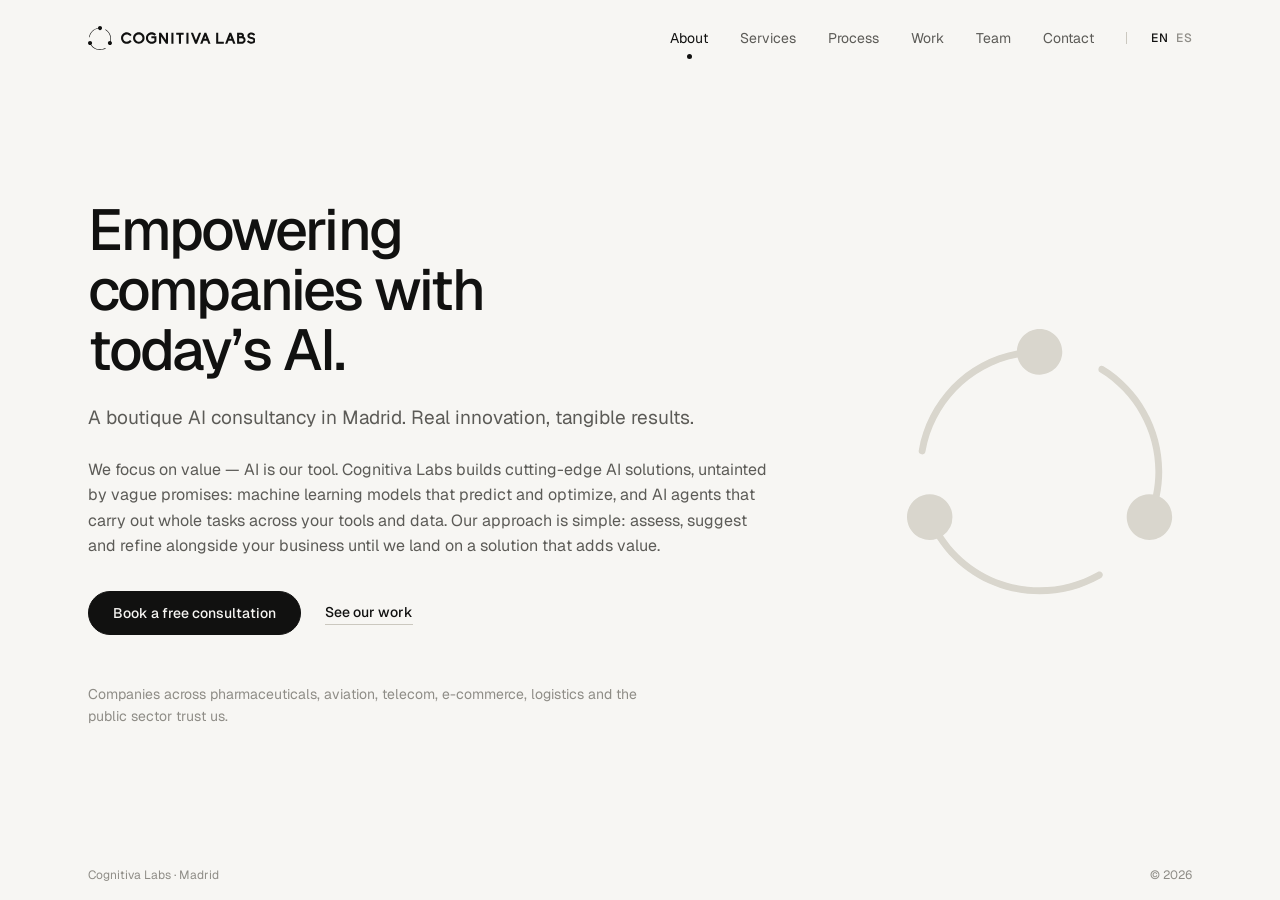
<file: index.html>
<!doctype html>
<html lang="en">
<head>
  <meta charset="utf-8">
  <meta name="viewport" content="width=device-width, initial-scale=1">
  <script>
    /* first visit: browsers that prefer Spanish (or Catalan, Galician, Basque) go to the
     * Spanish page, and so do browsers in Spain that list neither language; a choice made
     * with the EN/ES link is remembered */
    try {
      var lang = localStorage.getItem('lang');
      if (!lang) {
        var prefs = navigator.languages || [navigator.language || ''];
        for (var i = 0; i < prefs.length && !lang; i++) {
          var l = String(prefs[i]).toLowerCase().slice(0, 2);
          if (l === 'es' || l === 'ca' || l === 'gl' || l === 'eu') lang = 'es';
          else if (l === 'en') lang = 'en';
        }
        if (!lang && /^(Europe\/Madrid|Atlantic\/Canary|Africa\/Ceuta)$/.test(Intl.DateTimeFormat().resolvedOptions().timeZone)) lang = 'es';
      }
      if (lang === 'es') location.replace('es/' + location.hash);
    } catch (e) { /* no storage: stay in English */ }
  </script>
  <title>Cognitiva Labs · Boutique AI consultancy, Madrid</title>
  <meta name="description" content="Cognitiva Labs is a boutique AI consultancy in Madrid. AI agents, AI strategy, big data, data science and MLOps: we assess, suggest and refine alongside your business until we land on a solution that adds value.">
  <meta name="theme-color" content="#F6F5F1" media="(prefers-color-scheme: light)">
  <meta name="theme-color" content="#0E0E0D" media="(prefers-color-scheme: dark)">
  <meta property="og:type" content="website">
  <meta property="og:title" content="Cognitiva Labs · Boutique AI consultancy, Madrid">
  <meta property="og:description" content="We focus on value — AI is our tool. Real innovation, tangible results.">
  <meta property="og:locale" content="en_GB">
  <link rel="alternate" hreflang="en" href="https://cognitivalabs.eu/">
  <link rel="alternate" hreflang="es" href="https://cognitivalabs.eu/es/">
  <link rel="alternate" hreflang="x-default" href="https://cognitivalabs.eu/">
  <link rel="icon" href="assets/favicon.svg" type="image/svg+xml">
  <link rel="preconnect" href="https://fonts.googleapis.com">
  <link rel="preconnect" href="https://fonts.gstatic.com" crossorigin>
  <link rel="stylesheet" href="https://fonts.googleapis.com/css2?family=Geist:wght@400;500;600&family=Geist+Mono:wght@400;500&display=swap">
  <script>document.documentElement.classList.add('js')</script>
  <link rel="stylesheet" href="css/tokens.css?v=20261106">
  <link rel="stylesheet" href="css/site.css?v=20261106">
</head>
<body>
  <a class="skip" href="#main">Skip to content</a>

  <header class="top">
    <a class="logo" href="#about"><svg xmlns="http://www.w3.org/2000/svg" viewBox="0 0.004 369.972 53.031" fill="currentColor" role="img" aria-label="Cognitiva Labs"><path fill-rule="evenodd" transform="translate(-3.616 -577.524) scale(.60262)" d="M13.54 1013.168c-4.16 0-7.54 3.392-7.54 7.57 0 4.176 3.38 7.604 7.54 7.604.814 0 1.615-.136 2.384-.393 12.281 18.9 36.65 23.261 54.493 13.032.521-.299.725-1.047.427-1.57-.298-.524-1.044-.728-1.565-.429-16.773 9.615-39.671 5.63-51.328-12.104a7.592 7.592 0 0 0 3.13-6.14c0-4.178-3.379-7.57-7.54-7.57z"/><path fill-rule="evenodd" transform="translate(-3.616 -577.524) scale(.60262)" d="M70.417 970.573c-.95.121-1.237 1.69-.39 2.142 13.429 8.22 20.928 24.302 17.642 40.56a7.236 7.236 0 0 0-1.21-.107c-4.161 0-7.54 3.392-7.54 7.57 0 4.176 3.379 7.604 7.54 7.604s7.541-3.428 7.541-7.605a7.533 7.533 0 0 0-4.162-6.748c3.608-17.29-4.33-34.482-18.638-43.237a1.145 1.145 0 0 0-.64-.179 1.123 1.123 0 0 0-.143 0z"/><path fill-rule="evenodd" transform="translate(-3.616 -577.524) scale(.60262)" d="M50 958.362c-4.012 0-7.274 3.17-7.505 7.141-17.197 3.194-29.728 16.853-32.582 33.062a1.138 1.143 0 1 0 2.24.393c2.682-15.225 14.389-28.071 30.52-31.17.826 3.285 3.802 5.713 7.327 5.713 4.161 0 7.54-3.392 7.54-7.57 0-4.177-3.379-7.569-7.54-7.569z"/><path d="M85.738 39.44c-1.708 0-3.381-.34-4.952-.99a12.949 12.949 0 0 1-4.03-2.731 11.69 11.69 0 0 1-2.731-4.064A12.248 12.248 0 0 1 73 26.703C73 19.703 78.737 14 85.738 14c1.98 0 3.961.478 5.703 1.366 1.741.853 3.312 2.185 4.473 3.756l.547.683-3.654 2.698-.513-.683c-1.536-2.083-3.927-3.278-6.556-3.278-4.508 0-8.196 3.653-8.196 8.161 0 4.542 3.688 8.23 8.196 8.23a8.152 8.152 0 0 0 6.556-3.278l.513-.649 3.62 2.664-.547.683a12.503 12.503 0 0 1-4.474 3.756c-1.741.888-3.688 1.332-5.668 1.332zm26.54-.033c-7.001 0-12.704-5.67-12.704-12.67 0-7.034 5.703-12.737 12.704-12.737 7.034 0 12.737 5.703 12.737 12.737 0 7-5.703 12.67-12.737 12.67zm0-20.865c-4.474 0-8.128 3.653-8.128 8.195 0 4.508 3.654 8.162 8.128 8.162s8.127-3.654 8.127-8.162c0-4.542-3.654-8.195-8.127-8.195zM140.73 39.44c-7 0-12.704-5.703-12.704-12.738 0-7 5.703-12.703 12.704-12.703 1.707 0 3.38.341 4.917.99s2.937 1.57 4.098 2.766l.65.649-3.382 2.97-.58-.545c-1.469-1.503-3.483-2.288-5.703-2.288a8.162 8.162 0 0 0-8.162 8.161c0 4.542 3.654 8.23 8.162 8.23 2.288 0 4.371-.922 5.976-2.561v-5.054h-6.66v-4.542h11.134v11.201l-.171.205c-2.459 3.312-6.284 5.259-10.28 5.259zm36.033-.376h-4.405l-10.791-15.947v15.947h-4.576V14.751h4.44l10.756 15.913V14.751h4.576v24.314zm12.095 0h-4.576V14.751h4.576v24.314zm16.603 0h-4.576V19.26h-5.977V14.75h16.529v4.508h-5.976v19.806zm16.602 0h-4.576V14.751h4.576v24.314zm18.651 0h-4.132l-9.39-24.314h4.917l6.522 16.972 6.557-16.972h4.883zm30.024 0h-4.918l-2.493-6.556h-8.059l-2.527 6.556h-4.883l9.357-24.314h4.132zm-13.694-11.064h4.507l-2.253-5.908zm43.142 11.064h-16.972V14.751h4.576v19.84h12.396v4.474zm25.686 0h-4.917l-2.493-6.556h-8.06l-2.526 6.556h-4.884l9.357-24.314h4.132zM312.18 28.001h4.507l-2.254-5.908zm27.94 11.064h-10.655V14.751h9.015a6.15 6.15 0 0 1 4.371 1.844 6.15 6.15 0 0 1 1.845 4.371c0 .99-.24 1.912-.615 2.732.649.376 1.263.82 1.776 1.366 1.57 1.537 2.424 3.586 2.424 5.771s-.854 4.235-2.424 5.806a8.13 8.13 0 0 1-2.63 1.775 7.574 7.574 0 0 1-3.107.65zm-6.113-4.473h6.078c2.015-.069 3.654-1.742 3.654-3.757 0-1.98-1.639-3.654-3.62-3.688h-6.112v7.445zm0-11.918h4.44c.955 0 1.707-.786 1.707-1.708s-.752-1.673-1.708-1.741h-4.44v3.449zm27.36 16.596c-.786 0-1.606-.102-2.46-.273-2.526-.512-4.985-1.742-7.137-3.62l-.648-.58 3.005-3.415.649.58c1.57 1.366 3.312 2.288 5.02 2.63h.034c.512.102 1.024.17 1.536.17.854 0 1.64-.17 2.288-.478.82-.341 1.776-1.092 1.776-2.493 0-.75-.376-1.331-1.161-1.81-.956-.58-2.254-.887-3.176-1.058-.41-.068-3.893-.786-5.498-1.673-1.059-.65-1.878-1.469-2.459-2.425-.58-.99-.853-2.083-.853-3.278 0-1.298.41-2.596 1.195-3.79.751-.991 1.776-1.81 3.005-2.391s2.595-.888 4.064-.888c.58 0 1.195.068 1.81.136 2.253.41 4.473 1.435 6.42 3.074l.649.546-2.903 3.518-.649-.547c-2.22-1.81-4.132-2.22-5.361-2.22-.786 0-1.503.171-2.118.444-.956.444-1.57 1.264-1.57 2.084 0 .75.273 1.229.921 1.673s1.64.785 3.21 1.127c.205.034.479.102.752.17 1.434.274 3.346.683 4.678 1.469 1.161.615 2.05 1.468 2.664 2.459s.922 2.151.922 3.38c0 1.537-.41 2.903-1.23 4.064-.717.99-1.775 1.844-3.175 2.527-1.196.615-2.527.888-4.2.888z"/></svg></a>
    <nav class="nav" aria-label="Sections">
      <a href="#about">About</a>
      <a href="#services">Services</a>
      <a href="#process">Process</a>
      <a href="#work">Work</a>
      <a href="#team">Team</a>
      <a href="#contact">Contact</a>
    </nav>
    <p class="lang"><span aria-current="true">EN</span><a href="es/" hreflang="es" lang="es" aria-label="Español">ES</a></p>
  </header>

  <main class="panes" id="main" tabindex="-1">

    <!-- About -->
    <section class="pane home" id="about" data-section="about" aria-labelledby="about-h">
      <div class="home-text">
        <h1 id="about-h" class="hero">Empowering companies with today’s AI.</h1>
        <p class="lede">A boutique AI consultancy in Madrid. Real innovation, tangible results.</p>
        <p class="vision">We focus on value — AI is our tool. Cognitiva Labs builds cutting-edge AI solutions, untainted by vague promises: machine learning models that predict and optimize, and AI agents that carry out whole tasks across your tools and data. Our approach is simple: assess, suggest and refine alongside your business until we land on a solution that adds value.</p>
        <p class="actions">
          <a class="btn" href="#contact">Book a free consultation</a>
          <a class="link" href="#work">See our work</a>
        </p>
        <p class="clients">Companies across pharmaceuticals, aviation, telecom, e-commerce, logistics and the public sector trust us.</p>
      </div>
      <div class="home-mark" aria-hidden="true"><svg xmlns="http://www.w3.org/2000/svg" viewBox="-3 -2 60 58" fill="currentColor" focusable="false"><path fill-rule="evenodd" transform="translate(-3.616 -577.524) scale(.60262)" d="M13.54 1013.168c-4.16 0-7.54 3.392-7.54 7.57 0 4.176 3.38 7.604 7.54 7.604.814 0 1.615-.136 2.384-.393 12.281 18.9 36.65 23.261 54.493 13.032.521-.299.725-1.047.427-1.57-.298-.524-1.044-.728-1.565-.429-16.773 9.615-39.671 5.63-51.328-12.104a7.592 7.592 0 0 0 3.13-6.14c0-4.178-3.379-7.57-7.54-7.57z"/><path fill-rule="evenodd" transform="translate(-3.616 -577.524) scale(.60262)" d="M70.417 970.573c-.95.121-1.237 1.69-.39 2.142 13.429 8.22 20.928 24.302 17.642 40.56a7.236 7.236 0 0 0-1.21-.107c-4.161 0-7.54 3.392-7.54 7.57 0 4.176 3.379 7.604 7.54 7.604s7.541-3.428 7.541-7.605a7.533 7.533 0 0 0-4.162-6.748c3.608-17.29-4.33-34.482-18.638-43.237a1.145 1.145 0 0 0-.64-.179 1.123 1.123 0 0 0-.143 0z"/><path fill-rule="evenodd" transform="translate(-3.616 -577.524) scale(.60262)" d="M50 958.362c-4.012 0-7.274 3.17-7.505 7.141-17.197 3.194-29.728 16.853-32.582 33.062a1.138 1.143 0 1 0 2.24.393c2.682-15.225 14.389-28.071 30.52-31.17.826 3.285 3.802 5.713 7.327 5.713 4.161 0 7.54-3.392 7.54-7.57 0-4.177-3.379-7.569-7.54-7.569z"/><path d="M85.738 39.44c-1.708 0-3.381-.34-4.952-.99a12.949 12.949 0 0 1-4.03-2.731 11.69 11.69 0 0 1-2.731-4.064A12.248 12.248 0 0 1 73 26.703C73 19.703 78.737 14 85.738 14c1.98 0 3.961.478 5.703 1.366 1.741.853 3.312 2.185 4.473 3.756l.547.683-3.654 2.698-.513-.683c-1.536-2.083-3.927-3.278-6.556-3.278-4.508 0-8.196 3.653-8.196 8.161 0 4.542 3.688 8.23 8.196 8.23a8.152 8.152 0 0 0 6.556-3.278l.513-.649 3.62 2.664-.547.683a12.503 12.503 0 0 1-4.474 3.756c-1.741.888-3.688 1.332-5.668 1.332zm26.54-.033c-7.001 0-12.704-5.67-12.704-12.67 0-7.034 5.703-12.737 12.704-12.737 7.034 0 12.737 5.703 12.737 12.737 0 7-5.703 12.67-12.737 12.67zm0-20.865c-4.474 0-8.128 3.653-8.128 8.195 0 4.508 3.654 8.162 8.128 8.162s8.127-3.654 8.127-8.162c0-4.542-3.654-8.195-8.127-8.195zM140.73 39.44c-7 0-12.704-5.703-12.704-12.738 0-7 5.703-12.703 12.704-12.703 1.707 0 3.38.341 4.917.99s2.937 1.57 4.098 2.766l.65.649-3.382 2.97-.58-.545c-1.469-1.503-3.483-2.288-5.703-2.288a8.162 8.162 0 0 0-8.162 8.161c0 4.542 3.654 8.23 8.162 8.23 2.288 0 4.371-.922 5.976-2.561v-5.054h-6.66v-4.542h11.134v11.201l-.171.205c-2.459 3.312-6.284 5.259-10.28 5.259zm36.033-.376h-4.405l-10.791-15.947v15.947h-4.576V14.751h4.44l10.756 15.913V14.751h4.576v24.314zm12.095 0h-4.576V14.751h4.576v24.314zm16.603 0h-4.576V19.26h-5.977V14.75h16.529v4.508h-5.976v19.806zm16.602 0h-4.576V14.751h4.576v24.314zm18.651 0h-4.132l-9.39-24.314h4.917l6.522 16.972 6.557-16.972h4.883zm30.024 0h-4.918l-2.493-6.556h-8.059l-2.527 6.556h-4.883l9.357-24.314h4.132zm-13.694-11.064h4.507l-2.253-5.908zm43.142 11.064h-16.972V14.751h4.576v19.84h12.396v4.474zm25.686 0h-4.917l-2.493-6.556h-8.06l-2.526 6.556h-4.884l9.357-24.314h4.132zM312.18 28.001h4.507l-2.254-5.908zm27.94 11.064h-10.655V14.751h9.015a6.15 6.15 0 0 1 4.371 1.844 6.15 6.15 0 0 1 1.845 4.371c0 .99-.24 1.912-.615 2.732.649.376 1.263.82 1.776 1.366 1.57 1.537 2.424 3.586 2.424 5.771s-.854 4.235-2.424 5.806a8.13 8.13 0 0 1-2.63 1.775 7.574 7.574 0 0 1-3.107.65zm-6.113-4.473h6.078c2.015-.069 3.654-1.742 3.654-3.757 0-1.98-1.639-3.654-3.62-3.688h-6.112v7.445zm0-11.918h4.44c.955 0 1.707-.786 1.707-1.708s-.752-1.673-1.708-1.741h-4.44v3.449zm27.36 16.596c-.786 0-1.606-.102-2.46-.273-2.526-.512-4.985-1.742-7.137-3.62l-.648-.58 3.005-3.415.649.58c1.57 1.366 3.312 2.288 5.02 2.63h.034c.512.102 1.024.17 1.536.17.854 0 1.64-.17 2.288-.478.82-.341 1.776-1.092 1.776-2.493 0-.75-.376-1.331-1.161-1.81-.956-.58-2.254-.887-3.176-1.058-.41-.068-3.893-.786-5.498-1.673-1.059-.65-1.878-1.469-2.459-2.425-.58-.99-.853-2.083-.853-3.278 0-1.298.41-2.596 1.195-3.79.751-.991 1.776-1.81 3.005-2.391s2.595-.888 4.064-.888c.58 0 1.195.068 1.81.136 2.253.41 4.473 1.435 6.42 3.074l.649.546-2.903 3.518-.649-.547c-2.22-1.81-4.132-2.22-5.361-2.22-.786 0-1.503.171-2.118.444-.956.444-1.57 1.264-1.57 2.084 0 .75.273 1.229.921 1.673s1.64.785 3.21 1.127c.205.034.479.102.752.17 1.434.274 3.346.683 4.678 1.469 1.161.615 2.05 1.468 2.664 2.459s.922 2.151.922 3.38c0 1.537-.41 2.903-1.23 4.064-.717.99-1.775 1.844-3.175 2.527-1.196.615-2.527.888-4.2.888z"/></svg></div>
    </section>

    <!-- Services -->
    <section class="pane" id="services" data-section="services" aria-labelledby="services-h">
      <h1 id="services-h">Services</h1>
      <p class="lede">Everything AI, from the first idea to production.</p>
      <div class="caps">
        <div class="cap">
          <svg class="cap-ic" width="24" height="24" viewBox="0 0 24 24" fill="none" stroke="currentColor" stroke-width="1.5" stroke-linecap="round" stroke-linejoin="round" aria-hidden="true"><path d="M12 8V4H8"/><rect width="16" height="12" x="4" y="8" rx="2"/><path d="M2 14h2"/><path d="M20 14h2"/><path d="M15 13v2"/><path d="M9 13v2"/></svg>
          <p class="cap-n">01</p>
          <h2>AI agents</h2>
          <ul>
            <li><b>Agentic workflows</b><span>Multi-step tasks, done end to end</span></li>
            <li><b>Document automation</b><span>Contracts, invoices and inboxes</span></li>
            <li><b>Assistants on your data</b><span>Answers from your own documents</span></li>
            <li><b>Agents in your tools</b><span>CRM, ERP, email and spreadsheets</span></li>
            <li><b>Human in the loop</b><span>Your people approve what matters</span></li>
          </ul>
        </div>
        <div class="cap">
          <svg class="cap-ic" width="24" height="24" viewBox="0 0 24 24" fill="none" stroke="currentColor" stroke-width="1.5" stroke-linecap="round" stroke-linejoin="round" aria-hidden="true"><path d="M3 3v16a2 2 0 0 0 2 2h16"/><path d="m19 9-5 5-4-4-3 3"/></svg>
          <p class="cap-n">02</p>
          <h2>Predictive AI</h2>
          <ul>
            <li><b>Demand forecasting</b><span>By product, site and week</span></li>
            <li><b>Dynamic pricing</b><span>Prices that follow demand</span></li>
            <li><b>Predictive maintenance</b><span>Fix it before it fails</span></li>
            <li><b>Customer intelligence</b><span>Churn, cross-selling, propensity</span></li>
            <li><b>Optimization</b><span>Shifts, stock, routes and budgets</span></li>
          </ul>
        </div>
        <div class="cap">
          <svg class="cap-ic" width="24" height="24" viewBox="0 0 24 24" fill="none" stroke="currentColor" stroke-width="1.5" stroke-linecap="round" stroke-linejoin="round" aria-hidden="true"><ellipse cx="12" cy="5" rx="9" ry="3"/><path d="M3 5v14a9 3 0 0 0 18 0V5"/><path d="M3 12a9 3 0 0 0 18 0"/></svg>
          <p class="cap-n">03</p>
          <h2>Data and analytics</h2>
          <ul>
            <li><b>Data pipelines</b><span>Every source, clean and on time</span></li>
            <li><b>Big data</b><span>Built for large volumes</span></li>
            <li><b>Dashboards</b><span>The answer at a glance</span></li>
            <li><b>Causal analysis</b><span>What really moved the numbers</span></li>
            <li><b>Data quality and governance</b><span>One trusted version of the data</span></li>
          </ul>
        </div>
        <div class="cap">
          <svg class="cap-ic" width="24" height="24" viewBox="0 0 24 24" fill="none" stroke="currentColor" stroke-width="1.5" stroke-linecap="round" stroke-linejoin="round" aria-hidden="true"><path d="M4.5 16.5c-1.5 1.26-2 5-2 5s3.74-.5 5-2c.71-.84.7-2.13-.09-2.91a2.18 2.18 0 0 0-2.91-.09z"/><path d="m12 15-3-3a22 22 0 0 1 2-3.95A12.88 12.88 0 0 1 22 2c0 2.72-.78 7.5-6 11a22.35 22.35 0 0 1-4 2z"/><path d="M9 12H4s.55-3.03 2-4c1.62-1.08 5 0 5 0"/><path d="M12 15v5s3.03-.55 4-2c1.08-1.62 0-5 0-5"/></svg>
          <p class="cap-n">04</p>
          <h2>Deployment and MLOps</h2>
          <ul>
            <li><b>Model deployment</b><span>From prototype to production</span></li>
            <li><b>Agentic deployment</b><span>Live agents with guardrails and logs</span></li>
            <li><b>MLOps</b><span>Monitoring and retraining</span></li>
            <li><b>Evaluation</b><span>Accuracy measured on real cases</span></li>
            <li><b>Security and compliance</b><span>Privacy, GDPR and the EU AI Act</span></li>
          </ul>
        </div>
      </div>
      <p class="cap-more"><b>AI strategy and adoption</b><span>Opportunity assessment · roadmap · build or buy · team training · a secure rollout of AI assistants across the company</span></p>
    </section>

    <!-- Process -->
    <section class="pane" id="process" data-section="process" aria-labelledby="process-h">
      <h1 id="process-h">Process</h1>
      <p class="lede">From a two-hour conversation to a solution in production.</p>
      <ol class="steps">
        <li class="step">
          <p class="step-n">01</p>
          <h2>Value determination</h2>
          <p class="step-d">2-hour meeting</p>
          <ul>
            <li>Dive deep into your challenges and find where AI can turn them into opportunities.</li>
            <li>Make sure the objectives deliver tangible improvements to your operations.</li>
            <li>Recommend AI solutions that yield results in the short term.</li>
          </ul>
        </li>
        <li class="step">
          <p class="step-n">02</p>
          <h2>Technology assessment</h2>
          <p class="step-d">Before we build</p>
          <ul>
            <li>Review your data pipelines to confirm we have all the information the solution needs.</li>
            <li>Run a preliminary analysis to gauge how achievable the goal is.</li>
            <li>Summarize feasibility, with the goals and objectives rewritten accordingly.</li>
          </ul>
        </li>
        <li class="step">
          <p class="step-n">03</p>
          <h2>Implementation</h2>
          <p class="step-d">8+ weeks</p>
          <ul>
            <li>Develop with a strong feedback loop, so you validate it with your domain expertise.</li>
            <li>Put users first, so the solution is intuitive and relevant to the people who use it.</li>
            <li>Deploy a solution tailored to your requirements and goals.</li>
          </ul>
        </li>
        <li class="step">
          <p class="step-n">04</p>
          <h2>Delivery</h2>
          <p class="step-d">And beyond</p>
          <ul>
            <li>Explain and benchmark the results, with transparency at every step.</li>
            <li>Beyond the slide deck: complete deployment setups, so the solution works and scales.</li>
            <li>Plan the product’s roadmap, so it keeps delivering value.</li>
          </ul>
        </li>
      </ol>
    </section>

    <!-- Work -->
    <section class="pane" id="work" data-section="work" aria-labelledby="work-h">
      <h1 id="work-h">Work</h1>
      <p class="lede">Selected projects. Our clients stay anonymous; the problems and results are real.</p>
      <ol class="projects">
        <li class="wide"><a href="#work-airline-pricing"><img src="assets/work/airline-pricing-640.webp" srcset="assets/work/airline-pricing-640.webp 640w, assets/work/airline-pricing-1280.webp 1280w" sizes="(max-width: 899px) 104px, 540px" width="640" height="427" alt="" loading="lazy" decoding="async"><span class="s">Aviation</span><span class="t">Real-time pricing for a leading airline</span></a></li>
        <li><a href="#work-telecom-retention"><img src="assets/work/telecom-retention-640.webp" srcset="assets/work/telecom-retention-640.webp 640w, assets/work/telecom-retention-1280.webp 1280w" sizes="(max-width: 899px) 104px, 260px" width="640" height="427" alt="" loading="lazy" decoding="async"><span class="s">Telecom</span><span class="t">Improving client retention with AI</span></a></li>
        <li><a href="#work-telecom-antennas"><img src="assets/work/telecom-antennas-640.webp" srcset="assets/work/telecom-antennas-640.webp 640w, assets/work/telecom-antennas-1280.webp 1280w" sizes="(max-width: 899px) 104px, 260px" width="640" height="427" alt="" loading="lazy" decoding="async"><span class="s">Telecom</span><span class="t">Pipeline and dashboard for a telecom company</span></a></li>
        <li><a href="#work-ad-bidding"><img src="assets/work/ad-bidding-640.webp" srcset="assets/work/ad-bidding-640.webp 640w, assets/work/ad-bidding-1280.webp 1280w" sizes="(max-width: 899px) 104px, 260px" width="640" height="427" alt="" loading="lazy" decoding="async"><span class="s">E-commerce</span><span class="t">Automated ad bid optimizer</span></a></li>
        <li><a href="#work-population-projections"><img src="assets/work/population-projections-640.webp" srcset="assets/work/population-projections-640.webp 640w, assets/work/population-projections-1280.webp 1280w" sizes="(max-width: 899px) 104px, 260px" width="640" height="427" alt="" loading="lazy" decoding="async"><span class="s">International organization</span><span class="t">Real-time population projections dashboard</span></a></li>
        <li class="wide"><a href="#work-workforce-logistics"><img src="assets/work/workforce-logistics-640.webp" srcset="assets/work/workforce-logistics-640.webp 640w, assets/work/workforce-logistics-1280.webp 1280w" sizes="(max-width: 899px) 104px, 540px" width="640" height="427" alt="" loading="lazy" decoding="async"><span class="s">Logistics</span><span class="t">Workforce optimization in logistics warehouses</span></a></li>
      </ol>
    </section>

    <article class="pane case" id="work-airline-pricing" data-section="work" aria-labelledby="c1-h">
      <div class="case-head">
        <div class="case-intro">
          <p class="back"><a href="#work">Work</a> · Aviation</p>
          <h1 id="c1-h">Real-time pricing for a leading airline</h1>
          <p class="lede">One of Europe’s largest airlines priced thousands of flights by hand. We moved them to real-time pricing with our own custom-built algorithm, increasing revenue, enabling pricing by route and freeing the time of dozens of employees.</p>
        </div>
        <figure class="case-photo"><img src="assets/work/airline-pricing-640.webp" srcset="assets/work/airline-pricing-640.webp 640w, assets/work/airline-pricing-1280.webp 1280w" sizes="(max-width: 899px) 100vw, 460px" width="1280" height="853" alt="An airliner’s wing above the clouds in the evening light" loading="lazy" decoding="async"><figcaption>Photo: <a href="https://unsplash.com/photos/flying-airplane-over-white-clouds-OnXvKZldSJ0" rel="noopener" target="_blank">Jerry Zhang</a> on Unsplash</figcaption></figure>
      </div>
      <div class="case-body">
        <div><h2>The challenge</h2><p>Manual, static pricing leaves a lot of revenue on the table. The challenge was clear: automate pricing to capture that untapped potential. The airline’s reputation depended heavily on its prices, so any solution had to be transparent and accountable to stakeholders, and react to changes in demand.</p></div>
        <div><h2>What we built</h2><p>A transparent algorithm tailored to the airline, offering real-time pricing suggestions that balance revenue and demand. It beat the legacy model and kept stakeholders informed with explainable recommendations. A serverless design on Amazon Web Services, with a carefully built Python library, ensured scalability and accountability. The airline now adjusts prices confidently and autonomously, without compromising customer trust.</p></div>
      </div>
      <p class="stack">Built with Python, Cython, Athena and Lambda.</p>
    </article>

    <article class="pane case" id="work-telecom-retention" data-section="work" aria-labelledby="c2-h">
      <div class="case-head">
        <div class="case-intro">
          <p class="back"><a href="#work">Work</a> · Telecom</p>
          <h1 id="c2-h">Improving client retention with AI</h1>
          <p class="lede">A leading Spanish telecom was losing many customers every month: marketing kept growing sales, but retention stayed low. We built a predictive system that flags when clients may leave, enabling personalized engagement.</p>
        </div>
        <figure class="case-photo"><img src="assets/work/telecom-retention-640.webp" srcset="assets/work/telecom-retention-640.webp 640w, assets/work/telecom-retention-1280.webp 1280w" sizes="(max-width: 899px) 100vw, 460px" width="1280" height="853" alt="Commuters on a crowded train, most of them on their phones" loading="lazy" decoding="async"><figcaption>Photo: <a href="https://unsplash.com/photos/people-inside-train-5pkYWUDDthQ" rel="noopener" target="_blank">Hugh Han</a> on Unsplash</figcaption></figure>
      </div>
      <div class="case-body">
        <div><h2>The challenge</h2><p>A large customer base reaching saturation: a sign of market strength, but also a challenge. The company wanted to make marketing more cost-effective by focusing effort and budget on the customers most likely to convert, and to boost cross-selling with sharper, more tailored initiatives.</p></div>
        <div><h2>What we built</h2><p>A two-step AI model. First, we pre-processed the available data, filtering out noise so the model could discern genuine customer interest. Then we predicted cross-selling opportunities with a striking degree of accuracy. Because data alone isn’t actionable, the results went into an intuitive dashboard: sales representatives see at a glance which products fit each customer.</p></div>
      </div>
      <p class="stack">Built with Python, scikit-learn, LightGBM and Streamlit.</p>
    </article>

    <article class="pane case" id="work-telecom-antennas" data-section="work" aria-labelledby="c3-h">
      <div class="case-head">
        <div class="case-intro">
          <p class="back"><a href="#work">Work</a> · Telecom</p>
          <h1 id="c3-h">Pipeline and dashboard for a telecom company</h1>
          <p class="lede">A unified AI dashboard for a Spanish telecom that maps antenna performance issues and anticipates quality problems before customers notice them, on a data pipeline handling hundreds of gigabytes.</p>
        </div>
        <figure class="case-photo"><img src="assets/work/telecom-antennas-640.webp" srcset="assets/work/telecom-antennas-640.webp 640w, assets/work/telecom-antennas-1280.webp 1280w" sizes="(max-width: 899px) 100vw, 460px" width="1280" height="853" alt="A telecom mast with antennas and microwave dishes" loading="lazy" decoding="async"><figcaption>Photo: <a href="https://unsplash.com/photos/gray-metal-tower-with-accessories-DgZxBnZeQo8" rel="noopener" target="_blank">Tony Stoddard</a> on Unsplash</figcaption></figure>
      </div>
      <div class="case-body">
        <div><h2>The challenge</h2><p>Day-to-day operations relied on combining Excel sheets and individual queries for antenna analytics. With more than 30,000 antennas to monitor, this was slow and made it hard to evaluate antenna connectivity and its impact on customers.</p></div>
        <div><h2>What we built</h2><p>A data ingestion system for loads of up to 800 GB, with a backend on Airflow and Docker that kept processing efficient, fast and transparent. It feeds a dashboard with a clear, geographically detailed daily view of antenna performance. The team now responds faster to connectivity issues, links antenna problems to the clients affected and improves the quality of service.</p></div>
      </div>
      <p class="stack">Built with Python, Airflow, gradient boosting and Power BI.</p>
    </article>

    <article class="pane case" id="work-ad-bidding" data-section="work" aria-labelledby="c4-h">
      <div class="case-head">
        <div class="case-intro">
          <p class="back"><a href="#work">Work</a> · E-commerce</p>
          <h1 id="c4-h">Automated ad bid optimizer</h1>
          <p class="lede">An e-commerce company spent a large share of its budget on ads without knowing whether bidding more would win a better position. We built an algorithm that calculates optimal bids in real time, taking seasonality into account.</p>
        </div>
        <figure class="case-photo"><img src="assets/work/ad-bidding-640.webp" srcset="assets/work/ad-bidding-640.webp 640w, assets/work/ad-bidding-1280.webp 1280w" sizes="(max-width: 899px) 100vw, 460px" width="1280" height="853" alt="A hand scrolling through products in a shopping app" loading="lazy" decoding="async"><figcaption>Photo: <a href="https://unsplash.com/photos/person-scrolling-through-online-shopping-on-phone-Iywgu-a_eCs" rel="noopener" target="_blank">V H</a> on Unsplash</figcaption></figure>
      </div>
      <div class="case-body">
        <div><h2>The challenge</h2><p>The company invested millions in ad placement. One site ran an intricate auction where the highest bidder gets the best position, yet in some periods a higher bid did not lead to a higher placement. Without knowing how the ad algorithm worked, spending felt like a shot in the dark. They wanted a smarter strategy, adjusted to the data rather than flat across all periods.</p></div>
        <div><h2>What we built</h2><p>A predictive model that suggests bid prices, accounting for seasonality and daily fluctuations in demand. A lean design deployed on Google Cloud was ready for testing very quickly. The impact was twofold: better-informed ad spend in more than 50 markets, and people freed from the tedious bidding process. An internal dashboard compared the model with the old manual method.</p></div>
      </div>
      <p class="stack">Built with Python, Spark, Google Cloud Storage, serverless computing and PID control.</p>
    </article>

    <article class="pane case" id="work-population-projections" data-section="work" aria-labelledby="c5-h">
      <div class="case-head">
        <div class="case-intro">
          <p class="back"><a href="#work">Work</a> · International organization</p>
          <h1 id="c5-h">Real-time population projections dashboard</h1>
          <p class="lede">A major international organization wanted every statistical office in the world to generate its own population forecasts. We built resilient dashboards that handle their inputs and computations, with security measures for incoming data.</p>
        </div>
        <figure class="case-photo"><img src="assets/work/population-projections-640.webp" srcset="assets/work/population-projections-640.webp 640w, assets/work/population-projections-1280.webp 1280w" sizes="(max-width: 899px) 100vw, 460px" width="1280" height="853" alt="A crowd crossing a large intersection, seen from above" loading="lazy" decoding="async"><figcaption>Photo: <a href="https://unsplash.com/photos/crowd-walking-across-shibuya-crossing-IBaVuZsJJTo" rel="noopener" target="_blank">Ryoji Iwata</a> on Unsplash</figcaption></figure>
      </div>
      <div class="case-body">
        <div><h2>The challenge</h2><p>The organization needed to democratize its demographic projections. Most were produced in-house, yet most countries hold the vital statistics of their own populations in their national statistical offices. They needed a scalable, responsive and resilient application that let thousands of statisticians run their own simulations on the web, without technical hurdles.</p></div>
        <div><h2>What we built</h2><p>Two web applications where users upload their data and receive population and vital-statistics projections, each with a personalized report, their data kept secure and the simulations running fast on the server. Behind them, the infrastructure runs hundreds of projections at once without compromising usability.</p></div>
      </div>
      <p class="stack">Built with R, Shiny, Plotly and Airflow.</p>
    </article>

    <article class="pane case" id="work-workforce-logistics" data-section="work" aria-labelledby="c6-h">
      <div class="case-head">
        <div class="case-intro">
          <p class="back"><a href="#work">Work</a> · Logistics</p>
          <h1 id="c6-h">Workforce optimization in logistics warehouses</h1>
          <p class="lede">A logistics company allocated staff hours with fixed rules while demand for its products came and went. Our product-level demand forecasts made staff planning efficient and data-driven.</p>
        </div>
        <figure class="case-photo"><img src="assets/work/workforce-logistics-640.webp" srcset="assets/work/workforce-logistics-640.webp 640w, assets/work/workforce-logistics-1280.webp 1280w" sizes="(max-width: 899px) 100vw, 460px" width="1280" height="853" alt="Workers walking through a large warehouse" loading="lazy" decoding="async"><figcaption>Photo: <a href="https://unsplash.com/photos/workers-walking-through-warehouse-aisle-c_4eaGRDSVU" rel="noopener" target="_blank">Adrian Sulyok</a> on Unsplash</figcaption></figure>
      </div>
      <div class="case-body">
        <div><h2>The challenge</h2><p>With many products facing intermittent demand, allocating the workforce was a constant challenge. Established procedures coped with daily fluctuations, but the company wanted more efficiency: the right amount of labor on the right days, without waste or shortfalls.</p></div>
        <div><h2>What we built</h2><p>A forecasting model tailored to their needs. With sparse data, we used imputation methods and, critically, combined the client’s domain knowledge with iterative adjustments. We went beyond forecasting, adding optimization methods to guide workforce scheduling, so they anticipate and respond to changing demand.</p></div>
      </div>
      <p class="stack">Built with a time-series ensemble, NeuralProphet, Airflow and Streamlit.</p>
    </article>

    <!-- Team -->
    <section class="pane" id="team" data-section="team" aria-labelledby="team-h">
      <h1 id="team-h">Team</h1>
      <p class="lede">A small senior team. You work with the people who build your solution.</p>
      <ul class="people">
        <li class="person">
          <img class="portrait" src="assets/team/jorge-cimentada-176.webp" srcset="assets/team/jorge-cimentada-176.webp 176w, assets/team/jorge-cimentada-352.webp 352w" sizes="88px" width="176" height="176" alt="" loading="lazy" decoding="async">
          <h2>Jorge Cimentada</h2>
          <p class="role">Chief Data Scientist · PhD, Computational Sociology</p>
          <p class="bio">Machine learning research at the Max Planck Institute for Demographic Research, then over nine years in industry spanning aviation, telecommunications, e-commerce, the public sector and more, with models deployed on more than three continents.</p>
          <a class="link" href="https://www.linkedin.com/in/jorge-cimentada/" rel="noopener" target="_blank">LinkedIn</a>
        </li>
        <li class="person">
          <img class="portrait" src="assets/team/alex-novaes-176.webp" srcset="assets/team/alex-novaes-176.webp 176w, assets/team/alex-novaes-352.webp 352w" sizes="88px" width="176" height="176" alt="" loading="lazy" decoding="async">
          <h2>Alex Novaes</h2>
          <p class="role">AI Engineer · PhD, Neuroscience</p>
          <p class="bio">Builds generative AI agents and automated workflows for production, drawing on earlier work ranging from dynamic pricing to ocean forecasting and brain imaging. The common thread: turning a loosely defined problem into a system that runs reliably.</p>
        </li>
        <li class="person">
          <img class="portrait" src="assets/team/himanshu-jhamb-176.webp" srcset="assets/team/himanshu-jhamb-176.webp 176w, assets/team/himanshu-jhamb-352.webp 352w" sizes="88px" width="176" height="176" alt="" loading="lazy" decoding="async">
          <h2>Himanshu Jhamb</h2>
          <p class="role">Senior Data Scientist · M.Sc., Mathematics and Computing</p>
          <p class="bio">Projects across marketplaces, travel and finance, from recommendation and search to pricing, fraud detection, credit risk and more, always taken to production at scale. Also teaches machine learning to a wide audience.</p>
        </li>
      </ul>
    </section>

    <!-- Contact -->
    <section class="pane" id="contact" data-section="contact" aria-labelledby="contact-h">
      <h1 id="contact-h">Get a free consultation</h1>
      <p class="lede">An evaluation of your project and guidance through the process. Free of charge and without obligation.</p>
      <div class="contact">
        <dl class="details">
          <div><dt>Email</dt><dd><a class="link" href="mailto:cimentadaj@cognitivalabs.eu">cimentadaj@cognitivalabs.eu</a></dd></div>
          <div><dt>Office</dt><dd>Calle Lavapiés 51, 5º dcha.<br>28012 Madrid, Spain</dd></div>
        </dl>
        <form class="form" id="contact-form" novalidate>
          <div class="row">
            <label>First name<input name="first" autocomplete="given-name" required></label>
            <label>Last name<input name="last" autocomplete="family-name" required></label>
          </div>
          <label>Email<input name="email" type="email" autocomplete="email" required></label>
          <label>Message<textarea name="message" rows="4" required placeholder="What would you like AI to do for your business?"></textarea></label>
          <p class="form-foot">
            <button class="btn" type="submit" disabled>Send</button>
            <span class="hint" id="form-hint" role="status">Opens your email app with the message ready to send.</span>
          </p>
        </form>
      </div>
    </section>

  </main>

  <footer class="foot">
    <span>Cognitiva Labs · Madrid</span>
    <span>© <span id="year">2026</span></span>
  </footer>

  <script src="js/site.js?v=20261106" type="module"></script>
</body>
</html>
</file>
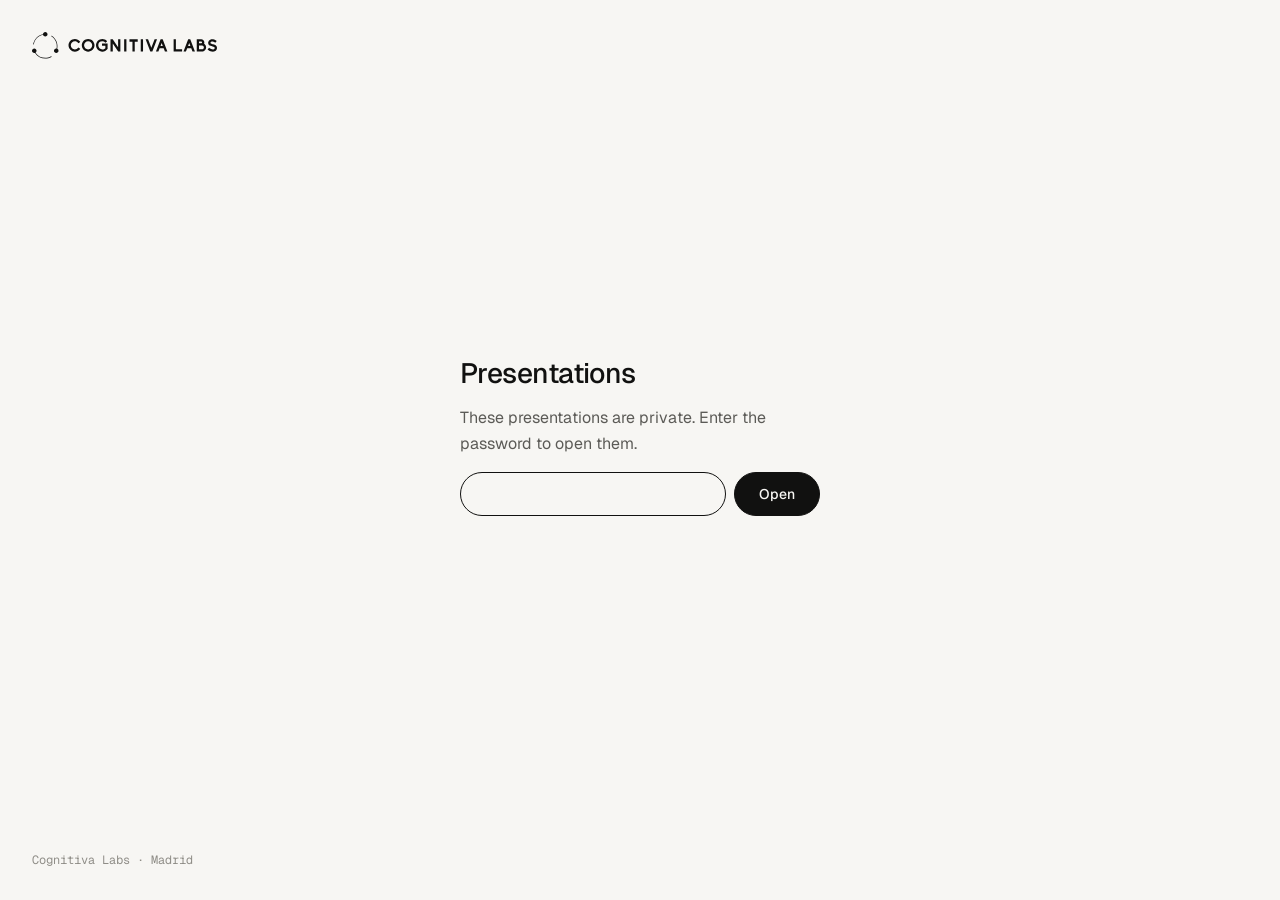
<file: deck/index.html>
<!doctype html>
<html lang="en">
<head>
  <meta charset="utf-8">
  <meta name="viewport" content="width=device-width, initial-scale=1">
  <meta name="robots" content="noindex, nofollow">
  <title>Cognitiva Labs</title>
  <link rel="icon" href="/assets/favicon.svg" type="image/svg+xml">
  <link rel="preconnect" href="https://fonts.googleapis.com">
  <link rel="preconnect" href="https://fonts.gstatic.com" crossorigin>
  <link rel="stylesheet" href="https://fonts.googleapis.com/css2?family=Geist:wght@400;500&family=Geist+Mono:wght@400&display=swap">
  <style>
    /* the password screen in front of the encrypted deck, in the site's paper and ink */
    :root { --bg: #F7F6F3; --ink: #111110; --muted: #5C5B57; --faint: #8F8D87; --rule-strong: #CBC8BF; }
    @media (prefers-color-scheme: dark) { :root { --bg: #0E0E0D; --ink: #EDEBE6; --muted: #A5A39D; --faint: #74726D; --rule-strong: #3B3A37; } }
    * { box-sizing: border-box; margin: 0; padding: 0; }
    html, body { height: 100%; }
    body { background: var(--bg); color: var(--ink); font: 16px/1.6 'Geist', ui-sans-serif, system-ui, sans-serif; display: grid; grid-template-rows: auto 1fr auto; padding: 32px; }
    .logo svg { display: block; width: 185px; height: auto; }
    form { align-self: center; justify-self: center; width: min(100%, 360px); display: grid; gap: 16px; }
    h1 { font-size: 1.75rem; font-weight: 500; letter-spacing: -0.02em; line-height: 1.15; }
    p { color: var(--muted); }
    .row { display: flex; gap: 8px; }
    input { flex: 1; min-width: 0; height: 44px; padding: 0 16px; border: 1px solid var(--rule-strong); border-radius: 999px; background: transparent; color: var(--ink); font: inherit; }
    input:focus { outline: none; border-color: var(--ink); }
    button { height: 44px; padding: 0 24px; border: 1px solid var(--ink); border-radius: 999px; background: var(--ink); color: var(--bg); font-family: inherit; font-size: 0.875rem; font-weight: 500; cursor: pointer; }
    button:disabled { opacity: 0.6; cursor: wait; }
    .hint { min-height: 1.5em; font-size: 0.875rem; }
    .hint.err { color: #B42318; }
    footer { font: 0.75rem 'Geist Mono', ui-monospace, monospace; color: var(--faint); }
  </style>
</head>
<body>
  <div class="logo"><svg xmlns="http://www.w3.org/2000/svg" viewBox="0 0.004 369.972 53.031" fill="currentColor" role="img" aria-label="Cognitiva Labs"><path fill-rule="evenodd" transform="translate(-3.616 -577.524) scale(.60262)" d="M13.54 1013.168c-4.16 0-7.54 3.392-7.54 7.57 0 4.176 3.38 7.604 7.54 7.604.814 0 1.615-.136 2.384-.393 12.281 18.9 36.65 23.261 54.493 13.032.521-.299.725-1.047.427-1.57-.298-.524-1.044-.728-1.565-.429-16.773 9.615-39.671 5.63-51.328-12.104a7.592 7.592 0 0 0 3.13-6.14c0-4.178-3.379-7.57-7.54-7.57z"/><path fill-rule="evenodd" transform="translate(-3.616 -577.524) scale(.60262)" d="M70.417 970.573c-.95.121-1.237 1.69-.39 2.142 13.429 8.22 20.928 24.302 17.642 40.56a7.236 7.236 0 0 0-1.21-.107c-4.161 0-7.54 3.392-7.54 7.57 0 4.176 3.379 7.604 7.54 7.604s7.541-3.428 7.541-7.605a7.533 7.533 0 0 0-4.162-6.748c3.608-17.29-4.33-34.482-18.638-43.237a1.145 1.145 0 0 0-.64-.179 1.123 1.123 0 0 0-.143 0z"/><path fill-rule="evenodd" transform="translate(-3.616 -577.524) scale(.60262)" d="M50 958.362c-4.012 0-7.274 3.17-7.505 7.141-17.197 3.194-29.728 16.853-32.582 33.062a1.138 1.143 0 1 0 2.24.393c2.682-15.225 14.389-28.071 30.52-31.17.826 3.285 3.802 5.713 7.327 5.713 4.161 0 7.54-3.392 7.54-7.57 0-4.177-3.379-7.569-7.54-7.569z"/><path d="M85.738 39.44c-1.708 0-3.381-.34-4.952-.99a12.949 12.949 0 0 1-4.03-2.731 11.69 11.69 0 0 1-2.731-4.064A12.248 12.248 0 0 1 73 26.703C73 19.703 78.737 14 85.738 14c1.98 0 3.961.478 5.703 1.366 1.741.853 3.312 2.185 4.473 3.756l.547.683-3.654 2.698-.513-.683c-1.536-2.083-3.927-3.278-6.556-3.278-4.508 0-8.196 3.653-8.196 8.161 0 4.542 3.688 8.23 8.196 8.23a8.152 8.152 0 0 0 6.556-3.278l.513-.649 3.62 2.664-.547.683a12.503 12.503 0 0 1-4.474 3.756c-1.741.888-3.688 1.332-5.668 1.332zm26.54-.033c-7.001 0-12.704-5.67-12.704-12.67 0-7.034 5.703-12.737 12.704-12.737 7.034 0 12.737 5.703 12.737 12.737 0 7-5.703 12.67-12.737 12.67zm0-20.865c-4.474 0-8.128 3.653-8.128 8.195 0 4.508 3.654 8.162 8.128 8.162s8.127-3.654 8.127-8.162c0-4.542-3.654-8.195-8.127-8.195zM140.73 39.44c-7 0-12.704-5.703-12.704-12.738 0-7 5.703-12.703 12.704-12.703 1.707 0 3.38.341 4.917.99s2.937 1.57 4.098 2.766l.65.649-3.382 2.97-.58-.545c-1.469-1.503-3.483-2.288-5.703-2.288a8.162 8.162 0 0 0-8.162 8.161c0 4.542 3.654 8.23 8.162 8.23 2.288 0 4.371-.922 5.976-2.561v-5.054h-6.66v-4.542h11.134v11.201l-.171.205c-2.459 3.312-6.284 5.259-10.28 5.259zm36.033-.376h-4.405l-10.791-15.947v15.947h-4.576V14.751h4.44l10.756 15.913V14.751h4.576v24.314zm12.095 0h-4.576V14.751h4.576v24.314zm16.603 0h-4.576V19.26h-5.977V14.75h16.529v4.508h-5.976v19.806zm16.602 0h-4.576V14.751h4.576v24.314zm18.651 0h-4.132l-9.39-24.314h4.917l6.522 16.972 6.557-16.972h4.883zm30.024 0h-4.918l-2.493-6.556h-8.059l-2.527 6.556h-4.883l9.357-24.314h4.132zm-13.694-11.064h4.507l-2.253-5.908zm43.142 11.064h-16.972V14.751h4.576v19.84h12.396v4.474zm25.686 0h-4.917l-2.493-6.556h-8.06l-2.526 6.556h-4.884l9.357-24.314h4.132zM312.18 28.001h4.507l-2.254-5.908zm27.94 11.064h-10.655V14.751h9.015a6.15 6.15 0 0 1 4.371 1.844 6.15 6.15 0 0 1 1.845 4.371c0 .99-.24 1.912-.615 2.732.649.376 1.263.82 1.776 1.366 1.57 1.537 2.424 3.586 2.424 5.771s-.854 4.235-2.424 5.806a8.13 8.13 0 0 1-2.63 1.775 7.574 7.574 0 0 1-3.107.65zm-6.113-4.473h6.078c2.015-.069 3.654-1.742 3.654-3.757 0-1.98-1.639-3.654-3.62-3.688h-6.112v7.445zm0-11.918h4.44c.955 0 1.707-.786 1.707-1.708s-.752-1.673-1.708-1.741h-4.44v3.449zm27.36 16.596c-.786 0-1.606-.102-2.46-.273-2.526-.512-4.985-1.742-7.137-3.62l-.648-.58 3.005-3.415.649.58c1.57 1.366 3.312 2.288 5.02 2.63h.034c.512.102 1.024.17 1.536.17.854 0 1.64-.17 2.288-.478.82-.341 1.776-1.092 1.776-2.493 0-.75-.376-1.331-1.161-1.81-.956-.58-2.254-.887-3.176-1.058-.41-.068-3.893-.786-5.498-1.673-1.059-.65-1.878-1.469-2.459-2.425-.58-.99-.853-2.083-.853-3.278 0-1.298.41-2.596 1.195-3.79.751-.991 1.776-1.81 3.005-2.391s2.595-.888 4.064-.888c.58 0 1.195.068 1.81.136 2.253.41 4.473 1.435 6.42 3.074l.649.546-2.903 3.518-.649-.547c-2.22-1.81-4.132-2.22-5.361-2.22-.786 0-1.503.171-2.118.444-.956.444-1.57 1.264-1.57 2.084 0 .75.273 1.229.921 1.673s1.64.785 3.21 1.127c.205.034.479.102.752.17 1.434.274 3.346.683 4.678 1.469 1.161.615 2.05 1.468 2.664 2.459s.922 2.151.922 3.38c0 1.537-.41 2.903-1.23 4.064-.717.99-1.775 1.844-3.175 2.527-1.196.615-2.527.888-4.2.888z"/></svg>
</div>
  <form id="f" autocomplete="off">
    <h1 data-en="Presentations" data-es="Presentaciones">Presentations</h1>
    <p data-en="These presentations are private. Enter the password to open them." data-es="Estas presentaciones son privadas. Introduce la contraseña para abrirlas.">These presentations are private. Enter the password to open them.</p>
    <div class="row">
      <input id="pw" type="password" autocomplete="current-password" aria-label="Password" required autofocus>
      <button id="go" type="submit" data-en="Open" data-es="Abrir">Open</button>
    </div>
    <p class="hint" id="hint" role="status"></p>
  </form>
  <footer>Cognitiva Labs · Madrid</footer>
  <script>
    /* a page of the private presentations (the menu or one deck), encrypted (AES-256-GCM; key
     * from the password by PBKDF2-SHA-256). The right password decrypts it here, in the
     * browser, and it replaces this page. Every page is sealed under the same key, kept for
     * this tab only: open the menu once and each deck, a reload or Back opens with no prompt. */
    (() => {
    // scoped: the decrypted page is written into this same document and keeps its global scope
    const SEALED = {"iterations":600000,"salt":"87H1WQ60OtjJXidZHAfgQw==","iv":"fNQO460QCoh+I2Jy","data":"LpOhSX115gjE/XyjG2fftxLTko055QwiAjfsxaul28dhxmn2WITx+SSWC3DIrajBWQ8qCCuIj3ElJ9I8fAddSuf8ye6zVUVht2eoPKYaYtr4xBI5DNhVuBJU2UtJYRO0PISL7OuT4PGoK208Z8YrP/g10HkoV3TQK5EslT7SrOhknfPwld2UiSFuKtvVZgW1Pd5Xl98hazBPdTEiKGOMqFe+1BrD8APG/SFG9qBa+RjIdd7NEW6wNPRnJuWzqCm8nl9r807LQHlcZ7B8ZMPcoh8XXwDhPTyrjttSbnjA2jCcJm2uI4O/[base64]/MJYupXXn287GJYOUxDPFHKUcIObXBgTJFWpeKxUdJlFeoCEJNsXpAW5PBBoz5rBXtM4iB8XMrn5SJouv+uUnmsR/COL4p4b2Ktn9JBlf6KTdSvwtL8OS60Oll98MBsct//NwzWVGBJYD6TWN20T4Rc4ISR/Kk+BRqBD2DIlgd++eD9xkdcTsArTQa4e4+R2Az1bOs/iIibfnbQn//i0V63/qwhvvoTnOfEXg5LjuM0hWCSPJ1PyVwZoZwMgUQ8EvDGA80OyV/[base64]/vNQxdhFj4jbIWVCLihGS9OGCO6WBqlIaul2uUIF403pBKuJWXhBliHC7U2ZUBJIlYV/4a7qmUk1qxYBm2vtsIprz6GDK7f9OFUCtAX5jpUoSqQgvItnz2XAumwfZev3mi8mv5vtBvudnkedg96iXbTvwIq5Reo1xgq9b2LDwfyCIXvv1X/OYzm5bJ/3LQWh0W5CN2AIaVYvbNodBN/0t/2gk2WcGBjL3qV4hgpZRb5CVS2vesxY/4B4aFFH21YKMaWX582tFIygD3mtcykfgWmzuhCG8/bjrERg/THQqikKruYqUTS5HTP+gCgt/wqo11k0NKSBYB8usntWABEiv4vnPYtjeRktj3F/f+0zNSwProj4rYunZs3qXmgLxCPsxudobKK+vjL47ej9PfSlt+pIqGphHRbI8AGBSHZfPXcJe4/Ov3VhjxQePRX/cAEyyZ/aMS9ubZpSah9bTNmfEPlsVC52gqfa+O0r1+mwwHVd8piGATAj5da7CkMSRmmAhxMQdZ70NZ/WzkTT1H0sghaWWueN/esKKHJrOqO/pueTD4UmA2PQPHELPYsRhtSeyIkWF2cpFGGSCUC8mUXR3K4MPXQaKFP4vJfnDsXg4kPaNhp0PChZCLXMxf/Y9R9FCiBxtlS1629OVMsPCxDx/9YOVmgaxEMjrqrIKqLIfGcJg8cQUBwqQ9dZBiIfSln0uBoRdZDPiJfEvYtHPp/wG2liHTluE93+uR0vCfFxbE+rt1iIJ97T94a+78a5eCTr0ZW7iMeuLbfjWHSFrntWxgSNGXEXdQKxEInh8+7aWcNUJWZVfwDOJf/xkSFesYdOUh+I5JRmWiwu3jDOK8VFLEvasb70hZSt4whiAxrG+mXTVpQ68sPJ0rSodM3zZgX7xMtISYtWlKAcz59I+Vvz5RPk5tXfvDrXUS51BC0YD7iSI6S2dJrYkD2sM415GXwXueKA7QAzAnDBNY6cFkdt70z/sg46St03Czag9BJdvAB2ckfb0UKQ6+//4bfF1VK3ZWL726XdH61hk6ix/eV8E5++QPNGuWsWUsbx67pURWX+CZLx2tkWkYBmGPTEDLavkdafkPz+SL4jZxnEY0pvyUz75pCxTGDaGgNm8pZyFi8MhgPN9Poo3HJR13tmhBiQSo/GNbEJcJUsjc0E4WCdf8VJpOWUMo1DSGJxLx21ULBMRATsGuzwGsNkomvN+t2L6d9nSI2c5fnKVuz8FWnGRQTY95KevbujZNfF0Ptdtiic0jOHlXDApqz9fOAnJsLTQkk70eoo6XFrs0z2JOBBNAEmZyFQm/+8vnf12LQMkL4yQzphgRjek0WnfnyEsu3vHQdfdB72+mmaHEMgThVXQrXZAWU57f912U/6aRH8HiIjg1xHR1LIhh7vIiESfdlvuRp/37Sd817z3hG/PufKTPvfuQH5ijPPjzXIpV5ViCSAZHvsfkm8aMhQnZ9CkZUHQQOg/AdeYZMWkAYzgYy4BAh6cibj+CLNhph7gD8MZOr1FgPOqzADlI+/3ozzTLmZ1AVMriChq3NAaXx5M/xw/HR7H7uVAMS9Ba7i4dosHxIgcFq10iIahzKzUgheNHXLK6UVmp9j2i3BWDtjRj/jUWzKS9GWdz/kD14QXKYIp7jDVUggfp232BWUm02ZzE1mCd/wGKWFYWFtYDZRJN/okusfXf4EvZrhFRkLzqqRkuOCTAfThxJQfdsD0rMpiJ4U/hmbqSu17ZZ1l96tKRyvJHMQk+xpwyj+Z4qLRJTS1RV3hktEIXTyTlt+/fpidUbJbJCVhxDWNL+8/x1fus7MgdoEAOtCdoKxkJEw1FV2ZAUEs1Vq6thv3HuB31GFHM7Hlwv5Nn4Ky96m+KooXigWwRr2sIpXmupOgGpM9EKcsFEqy7KnXuVtCpxwCPLS3uaK+My7MfcRbU7Ytd5hZlw5fe+LOullavyQMANJkhkTZldO37urk0GMX9IZhtHe0VqjWsTaa/1KFEc8whp2Ljp8GyflghrE4MfB8cYwQ+eodk1XJthS4mxuNpjoRFkR4Co1dGlbMgFSLxK0RwbwejVqCw63+BKP5EzWZ80RhUBth61PMjuNdFM92diccbRWOLrid5pfnuLtXBXN29536sl/ph0OEOoI5fJPgtgUKttNT8IiSd+qaHY3KkIY0M8PimF8D7Iq1ico0x6C4No5ASPwQD95PwMUzfL0NsNU+AxLId3mCf42MmafJ83UselLU5aXrwpe+eUHVUeRqei8ca2rDzlIpS9WVcYZcBEJgfNTqr/Ki1o4jRaKGBa4YdrnKHE2t1DTjIZn5ySgdz0SH7oM9g7SQRmq5C8NldJd/Ony6dDkE0Z90hY8rGrWlSoam7ngzD6qXu2M4Rcn/n51cwEfOP2M5WrkEWbxFhsBBrEDQalEmOmMTSyamG/NStODtFKhL8DYUFproop8uAQvr1Ze9XikuQKh7SgcU6hweh2P6K5//dDNZPEjRofeGv4MfI25Dt4QRp6320wmljENJ8TBLIE2HXDiRAPu3Cb1JkEyI4vI7W8aDAq9CGSBP7ACxlurCO8QRhxwb3JhyTpfIPzn7A28injmyChwqlsfUNKfkiTSQdQtAgcUBIGVZzo/BWhThc3XpXzB0VBmzul+R5BYPsKtsdpir+kYiDy6cKmCUVcV6T3nubYJeB5Em8++aBTJx4LmcvcfZUzne15MTbO0C7Y2SJdD8pIpKST/bS/+6OjjP7kSxR0jzHL/XFbeqEaPNZCXAnKbcaJpmGv77um+PAlu4rXafUKCJeTpqptUcD+MhvlFgesnNjW8R/aZa2XvUf0J4gYNhk60VAdqqWo2WIf1X//f6T7G9lXyjSLyd3jnkVqwXFaYY9R94jVyTOSC2JgOSJWIH8mpBH85v6rWFVniVNglyZo7uh97nrAxnum77CVBdc5oKbfQFY/jAPksiyI/b4a3wLF2ftFqgmlGdZknbtEIj9iCez5vWdI2fWYNnv0Ns/J/SQADGh0lc6TCnh2aw+4M58da+c3MFh6FkbxIakcSqm9M3GfiSwgtMHP/sGahBHGW7HDkLQwI1lEGgPzaGoZ/H498nhuTWJ780UNx998toQIHJ6CAijYM/uUGYNO4JWg8uHY3Z8A4M6/Gf+BgtiYa2Cr6yEgYerwrhbRrgTvunpqQmxlxkU9oD2D+An/PD8NWxb4EDsMOA9k22zNKSWQbrh1YcXD06fdwVMWN8IHDo56oOon4SjDOAYXZuMhLVCmBIpt1BT52AMSkJldXN/cFp42HB/ByZ8ZrGk9XLdnoKnIPNJ2td2+vJy248o017fsxT396hi4Ts+HaCv8Hqn43q9jLib4bW8I21x3Z4rqP7x/oazik4KvVsSCnvpgQiHdOy6y0xR/R5xQBEYGpcRLLEo8HXuJTyn7HXinXyMj+6wlDnrrLvfMU6bQ/f1jYVFEuFafREvHymZc6gom/LI1xgzfhv8fMarhPgvy75R5FMvOGBSQ9PWM4vQMGO4Zl9ZJdgbp75ffCbhr+KCaHPhdbeMB9lo4/k5V1KB3yU+hfD6gpBkcpZQCxBYwQyh4WB9iYCZzppmtr/sJjzJQVvSXvL2+JYGsaFTqu0+QaRiSZ/TGduamK3Bn9K389qWb9e5U8Zd3/piqk6cV8FzAK8z96DJR2i+KtbOE45DURWSXYP9NRYRkrbs9hrk6u+Eq/ISRN2vqjOKS3rtRD8nHSM61yftv3AArDdvML3+0Kmdf2UV/[base64]/RVqq4kEBBpqGfQqhm4LCgyIfydzkluFD+/J42jcZKjKFagzn3TRdH925SgVMxSxvfgw7y+w8QZnMAh0+pBTw74kZS4WjgfiHaiPxzkQjvtttgZ+cFUbG2hW8J8fXHAiw1YwInCynEM1kzTg5JmxX0wqIw6L/Rc8PYnHjWzVWv0ZOxUoMitAJinH8VIktO0xIlf3Rf6po2aoYgBXHAhpKH+y2o0YkeMzgH5HxfKPR9PmqqMvtZmun1XCrUiSmMzxVsBt2CsvU0u2Lu2VwovkyoFjp0rr9RPNEuAhiITp7I/kxeMVaMm1Qw0pbB9a+VOG+05ctE3JtNlvT+OOvIqAqlLRkk5CD2tubfp4DcCtPJXBCiMLxRvtlcakVyA1L6J7lRCQcig1EQ/0LzRHcXZS72LUs/GNLTj6uTexQt9SE28juepDfnqZcf6mFNvxeXHea2IWb+By/7wZkx6GM/[base64]/k1rGBq2mgcwIS02QTC6h9Hh585nhnoty3QZSf8TIyES60H9MLkYqxD0hxKAy2sHGjOLc/nB9ZdzBPGNOF9j7NwbgyQpxfEyUzMmA8g7CFy7YL34MjVQa7iMxIDiDlT0Rikr6zz0fnOud6t0J7UnsdHVP0E0u9lUqrnp0hGzk72dJJH3m6/Hx8gwkBdRwVhtGs3IxcKJJYOF3XHe8HMzGiXtBrlDVdwzdKRELG8RwLwkDWEIMCftOxsXiKcMBw7VWRZ0kjbIXJT+n8RAk6hfgrsB7mcIkBAFJP8JrsaweCfSPkbZq48e09UCjfjpX2KwAXPgbDZMRXMTPU42DAD8THZD20N1+rT/rCN2nQFXZEiaU+pNJlrua3TYGhKF1Gw0OZHDOJR7+S8sADdRAUUnTdVDFXWVV7b4Vz3Yqd928+yu+E+mt1J3vEeIqmwrbOnLcv+URScBERlaKnJ2JpVCs1Ov4UfG7OhBa7ZKHGul1tf2vMheXIL/TtLY3QhlS9d0R9l2NqtFXSsrMHNsEVBSdedIdkt8P7c+0RdT3/[base64]/N3HWo9agG9GjDbJ7nxQAkJnvuHiE3cHL9Exe3U6drmczww1YrMpETPQ6UtZIbQQqKoSWh/RGpRbgu3lb/As8ET5g+AN5+X5KJz6S9jYSn3vYsGt6BBQ1lqxK+AOKNr4BDdodoeHYpYhE1uF9uwdC6qznaRUPE2BFCPYB9fW5M3c0ah6MOa9YmfLS/xe6rCpKRC9vfh1m1utsrXhOT5is1PRHqMtZidV9Ju2J4Me7I3WLxX7tyK+i2gj4cd8QHa2T2CUCdfZZ8Z8WSWBwdVsERMt0K282jdl/kVrA32NdDJ/HtxyfE584UL275Xmou28JhPME4vD9eeeyFs1LaXuuVFamR9e61tsF4p1q+Ma4YlJ33W3AEhaP/AWZTiYs+20U1K+S/D/RmdVigLmjoZidkwPBHTfkBmX+q2hnoVHo7rlC2iTTkZ9vn/ReFbWrGS6LTk1ckVEB06mPMfOkVj1OfY463B3/Oxshutip4mqQv+tzNQLm19yq1TlMi4Dth4XLzEtE4ZjXLYuN/BlBAsmjOaK6L/WXmSeb54z8Drp4zZZgUxhmD5gU5YNoPIiWAWrdHMgZCXB2MdRECtPGGAHcIifhSBqVtXOjTbV0VLbZmIX/toPA3e6WvY7OKZcn1WvqqyRZQwmI+HY+IprYCU8/PuZC0nZ0B9sokEpACvk6efkm8OGyWZ0dTeuyiZ3FJ/Gr+Ydgv99/0ww/BOn1Zaw3C/8NdVms+n01Mw7iIMzqvy8u01DfVUxXb5aKrG8QHVBpSKZwnX1qSd8X4xdyyBvYxGN3YZaJBhNsoN7wY1CD5nMhT7KCvP7er58CYFtNC8hFPGl5t8NnyHOKJzuVzfe4cF9vpReYUeTy90jGfTDgNmMX+N0KKez03tGjJbQn5gv8nqHEH8ja3QxKzb5njpIBw/UVfjq6x2rwdipDleVHxlPy1gMSxnHWP6/hblDo+k87MC1M7sTpbl50NVT6MySdkZHbB82IYYgBjJvW9aqi3P/rCEQn52DyEbb2p3kttYP3vvKbjqwsHEkHyFWyqf4zY7EoC0pEB8wgexdsy5zblxGflvYQ3UcmdRTe/gJnjo9AWni0tWQJg8ZTiaJySLwjN7AsRrSeBI/xvaCTLbOkp5RXdgyUBLIWnnHUTAYyUPA6YFvklS/xRklroaRxi42d+3TsPBv9fTrpJpsvODbfe9i/cg/qD4d2hNDn4hxcoQt9E7XW+ZUFXojZmNgGfmBRRuHU3rM67faA2606S4gOw0sd/3TKy3k/MxIv/JTgimfPUJ3SBvWeysQ5k1hSQURjREA4KP8CvcyKCOPSswgQh3E5ibH5cHPxO4lapxImaBhMpWOmKw9/VsVYrExLZhDxRkIsR64nm+bWaY9Uwzt1UrlDRDSUmk8C8g2La2oIUpjRH7Tl8NOuTBsu+uyokhJvYia2MrSPLzVVZY24t/+vVavkhWQkUTAwc9LcyZh5o1/Ua9wPTvDYNpYeqBuujyJKNdVxHQZ0ssyb5vtq2lnWJeeUVpHX+vHpZ9qVq1JQHPzn20WZc87XdIV7k4xDKmxKkxkSU89RDrc6Uv92hgLaCGbEgJzHt/jH4S2MQxjWn44eJE7p6rkcPLNGrfua3jJQaImeEGhlixObOLUWgtvUUHzhmynRjMAUhcrJb1j9mEvRo1pMo6t6Q9S12F0kQYE7sNH0ZuqFKIyQCWW2iIAFspA7IWvLI1JdBNepW0YCDpSZ5OXB6+OOWw35Nvbgb08vmbSV8tXQ4uzDVKWuL6rt3nR7Hk2j/7NgFddhzqpbP3RSDwVJg3obkIrXWGwWNvXTVpjptN4Zg0RB4zfqIUJ098KmBGli8QNUXxDPOWTToRihngLFaNDKTy7wPWhEsnEQSd95jVGNxG9JeTa9sXanQeE3fa5Dlponmphtz+p3gVSTcRN/+utDb4HHaeDeRvzjw66vYTAMYrCjdXekYr2LlwbYiry55ApsEoBFS73edeVMR/sX78+0q9kSymj9qdTXVGVT9ldWE+dALSl3JjV2S75LazDTfx4kiTZDxzZ5fsXkwO5ago0EUvkRw9haFI0gkHlPH265aII7JExvMOGF1v6Osu/3mZeceKpBi3AKqDKOd1qlfHPz7ZIimHDQ06d6JIGqOMjrenFoMuk5mXLXEgZY7e07WqlUCTEzsNPZHwoDiDGUqKVqq1UrmUWc7WbXgFSk2k9asAkgiXPj0HJuOB+wB2sVZxv5FfY5WVi6ZMTAJeiXmF/feC25Izyh72XgeALcsNcmMXVLEQE7DeLkIrnr+00mCdFafs3bf/MSB9clNQ66v0iQrzrrkLZcuGZwLg1h2RhouSpImp3wOR9KfxjHZouKKMuIRMaPBNYYt5UJIXemUYA8OHbZNOSDYqT6rMsrR4KVO/k9i1muGa5Q3q2hMdQh/akqWNl6KionA7FrFib9fjpKDqqBXaesoxX2W2iI4GlooKIT2VxvLbg3JzEQPjmbDarc6m+DeJ8TTcwcmcRAk2rdCdB/h9Mn1Hw8eQzWiCAViQbx3njDXCxXHyj3/j9H1RqkiSntAkeIKV7WM/42sD8FJ/NBkS9DsRApluTj7bj1lKKKxnTVhJvhIl8IZp8b0n7LKhmZQ+Plg/[base64]/[base64]/acqvYwApdadYf8vwf0AiPpSrCgsS3sSCb+oTD18ol4hDFZQHw+Vj5f17KDQGt1LlHXjj84fB3V1oYNOl/DDzPLo0CvaU3CWq37mhDtuA+EBaiEe7DkpZtH0uBfM45EnQH0Kyx6+wdQVv4i9CGOHGsguFaMX3DiY8TmUJnqsTQBXv49skKow7A/zI7/w0O1mZyFREHtI2PSZxXnkRfHu4YSucmnA9Vq4YDwpfMLRsEzaOYuIXh7pEBsGpvRub7qfh9YRzWEhjlF+V7dFIF+qf0uwynTk/uVzT3KE/G51Fb3Ys6yhBNfIs/gskNynz5Up4dqMggATM7ZAbBO8G1HPQo5bDkVl0+m+K0m58a3IE/ILa9UTTyKopnjADLQQfoHSMPJcYEmBH/BgyrCXb40lnWO5nan/H1p0RJQLPa0ovqtKZfwW61Dbq5EAFlz5SGGL7umoqdtVyhOj/N1j6OaQg/V1R7VN+H80cgCxCevOdBmEL5CfMHc6rZK3vNUTIVRKpElwrpIfI/59luJ94nm2qlMHo2nECKQyfVv0+AR0nO3rSWXtrbEBV/T8lQy5hNLC1lwQRahG/[base64]/uKW5hxvby0M4tu+0lgOC+GwUfQp64djpkasX1N51XFM8JVCMZATwmGk7+HDNPWJ03FaBYDULYUUP+nArz0EOr/52Bw/2ndLFuVmp1gHlSPb0R9FFZX4G4L8Ivxd4AE4i3mSfsv+R6/aMWLZUE25nQYy+O8Erxza+VdbV8nSOHhtD1jCCpX0He4whxr62unglTowVZKxXMOY5wNtvskMSwZ+XCh4T+91iKEXd/IYozp/1d8Hs+MdVbxknJ/zQvSZNXuniSbOeBaQMMZ8LVTzV+WKSDLz7imEMz2RP0r6xPJmzdbIQguzpxii1h6xR7Z27Q0cT9P36Igp3hrBcMkWkbbPPcySR/6jDbz3wunsDHSUaEAcoErxch9ODdtAVL/sRQywazRD8rLy+g5Mypxb/IZnpiWdcbPe15HUqPdASG1sBr+lLuYpoDTmz6k9HLjvBHVd6p5s3S0yb0LTpTXDtJnGEtAtEcDr001DfsQAuOC1+LMwnLL0eiUQgTAguZWww6wgQat4v3hXJAcIiRCQX7MuiE8C6byT8m/PhUhf/O3laSpLniPFSbHhLwzWCwDRX173JwtW5xaGSOyrQBV7KD9jZRLHLIgiYcDcEJArEVR/gxec3CHtBY8BvlelDnjCY5vOGdwGDJMKd7mLUmbjXq0Lju0S/voMHBZ3L9Y8XiOkhvYi4277qgYIniPnsuMgOZoCPmtGC694n3I0YWIRFXGWk/j+SCY+oWWnfxR5K2vw4oVgo7EKBTAB/OOa83ZugQn67/KbBpoT3jkm5KK84HiP406HynB0HLIUVuwxPsi+ftJaLzX4Wt0JKNOYyFK3kO2HlMjQn/glUggmmnryII1RvhPZn5ae2obZGXPce6h7CwJy32pBSarLSeHOyTlQj+txWPA9RF84vcuStDoruL5UipgM+ZZS7WVuRzORilixCPB0tim4sFUeSPKYP//auV3Def2/cjP7ScvFMa/n3mdKc12ey1dwnI23zjr5WOJbNAK6jTmJKhEj4Uv2iURZdX76Rlak6RG5UW2rzcHifh6koYw73CWHOTpInS45CO3Hs0/J3A18vGz8cbYQuhvG5eWWeNKupHa6YkB4+lES+N5KQKe0GAKGjwyehn+rUpvy/9Ywu4aHwItesQHoDEAnpf1jA7hMuly2rp/aR8pC8eW+TuDXEElTfT6Qz2pLA3Gjkgof2ERsDsrXyaFuMpfYNpQu8sOBWgq7O7cLSo22TARBDek1oAJzm0haAQ3DrLdPxZ+p5HXGF7BNdgEmwqi+3uME3+jZpqShY+eyXKyGmXoM/ZVq+N+AK7VpYX1K+u4Y2ukANY4WUBEMABGdUK83MXJfv35Q8sCxvUa30EzYM2EHsocbg/6VEsNUrEYACKWfwftYP+M1IdJ8ieErO1/sMbvaEwq0IKnPcKAsr3gOACcBFPSjd+NwFFXDIMfkRXyyx61JLbEegRkW8MELQaItBqTBHeLRd9KCBxMuF9ubNGU7wiQ6YD9ZiUw7bZF5yNugXmCWi3uBQMmLKraolr/axX4xw3VxCfDw09v8FN+3HCeZ3L7cetAmGbOAi1Mb0kGYeqi3Bu9ozmsyPrk1zMFQ+thYh1vBDSJ5T6RtgNMAdchCw3NLbwubRkNRH0TqJU8ZPz0YtLoJ4eUQR8flhti9V5vvWem0Wj2t6jj/QjaRZgIOKaeipjDGLdFlML5F9xY2nGf+f4R+b1UWHNy1UiD9ILFGpu05pWgE8TMropNcTwS+EgCDaAeovld4k8IaddHP0RjKjeCeoZW/ssrqKu8CTK1mgN8HeD3343lzcwsP08PBcMveun7WuX0/WA3k8OvV47l3IqyExQfPFEbh66ic2PrvsuXpdPEEXZZXCZ1oHDEWiChgLt55TqFDZfLj9sSSDxP8vRQS9iD5ijXXsXSL0xA+mJnY2wq93NU5TQ6zdqLksMiSI+5/4aHs+YQJ51s2C0Z5oy6d9hZsF2hQUs5sxSP3WtR5NEUaoMeK+hhHpSZmPLztgnhTfEk+R3i3NRAUu3kXPprnZuogRfN4Mn9DCgfSniMWHQD4AhLXr/1fPI3dW2+HK5b4L62K8zknOReRJVXbjXUoihN/fpxP+aDQ8Km+N5b/sgBi/+/b1AvXxKZM8soDfwLe6v4Uzf6w31+H2XhgoCeTguySpZNo7HHRqCk3eiM3uUB3jY/3c4c8Mj5bhLAgckzofz3h4vzyfyPu2Dafq4FSsl/SvIEiYn3az0lckM0jaqSuB4VIIF/jQmFauOaDxeBbq08lAAJ/x44nriQS4xB2iIqYlogTYjwMDWF1zzXgeX314cWJElOMXhjhcGem3HQtdgakoQHaj976IFWbtFMdqdKMyF7kAgtswu/Qkq64fIF1RWsITGvcF1/96XoGVIE6rpuj2UTqGOQ8KoDjQHzTqbud0ih6Axoj1Di90X1YlCzG1oVAt2WeCg7RNSoTAie8QBBGS7SpYrI2Aj/x1bb+hAEKbggVigeav6eq52w7t5w0fsLK3Eqxv6hMGwfT08rdcmxJntV6SaFigjyKAzE51QqQvC2dAvZ1Nl8hadZ3WKwkG5ZElFfCITlHD3G+dcCn5jeX/CvX/[base64]/bsm5uN1DdJoarJPnhuRG82WqEPBbSWgAzWmkeQj3RwmhHO8k2W/48iHLmZ7XGUek3U7ZTjrRKSX8lSkY9cxQUcS7X8Np+PMuPX8GeW6SG0a0LFanTpQGIqhyxQSPXUe4CHYN5WSVv4hfwC4z/sC4HRnrwbv74JrPrPSFvM5+SGY8FzMyZy/YBZSGb/OXzzamaLzg4m7vq8RGYpqIcSY/[base64]/OF723Zyq+Dgjjzw9e0DhGSFncb19y6hNS0aF0RY36tbFDVqxLxGdEDelId55b/oFmW2S22jQU0qAGi86Hm4FPyll5/IeRZ3pKvbJEbwn6qhsz1Ld3TKS/jMdk9Z6dNWdV+ECNnRITjzBco7beqO9VelrUdizk60lV0K9iop0zeEpgZc6SDqf+0h+HXtYGQkOaSrr/YipTmec/LrUt+iYzq9cwluRZSEMRXtNz02zEKk+DUfCO++rZ/2gIYR6pXSs2AZOLYJ54FiKYERi2E5ZQCHARAJoTGeDXRhLPFIboGa9aBhB4D+lV46lrdQ1jRw89p4I57PlFUv+YE4JRfm5JEsDlT6VjJQ59NkAFnqPU98MGABHGY/bE242RX+WR9EHOEgxl+Y8cS3GSPyU1avkYp5IbaPjfzvXQqtkLr9tQTPMNZJC9mhDoM6HsY4g/wliIHSskDx8+zDUeEwYtrr/MLI8w/Us5hQVbqVrBH/l08B4k2d2WRSujVrmJ7gODHWJ1OFNNXOXaBKImRYibXYrFn+JEJyhQbEtpgb3d9bBGZzU84w9N943WbA0VtlTkxCv6w8/k+viQ7MJnXeOSAg+jz9vSt3BnYMXIFEtOYjBEStD8EJZKeCgMyezOv4cbCnbiYwXTBH4rsDTULR4UcvkxlHZKEttS92M="};
    const es = /^(es|ca|gl|eu)\b/i.test(navigator.language || '') || new URLSearchParams(location.search).get('lang') === 'es';
    if (es) { document.documentElement.lang = 'es'; document.querySelectorAll('[data-es]').forEach(el => { el.textContent = el.dataset.es; }); }
    const bytes = s => Uint8Array.from(atob(s), c => c.charCodeAt(0));
    const subtle = crypto.subtle;
    async function reveal(key) {
      const plain = await subtle.decrypt({ name: 'AES-GCM', iv: bytes(SEALED.iv) }, key, bytes(SEALED.data));
      try { sessionStorage.setItem('deck-key', btoa(String.fromCharCode(...new Uint8Array(await subtle.exportKey('raw', key))))); } catch (e) { /* no storage: ask again next time */ }
      // the browser ignores document.open() while this page is still loading (fonts), and the
      // decrypted page would be added under this one instead of replacing it: wait for load
      if (document.readyState !== 'complete') await new Promise(r => addEventListener('load', r, { once: true }));
      document.open(); document.write(new TextDecoder().decode(plain)); document.close();
    }
    async function keyFrom(password) {
      const base = await subtle.importKey('raw', new TextEncoder().encode(password), 'PBKDF2', false, ['deriveKey']);
      return subtle.deriveKey({ name: 'PBKDF2', salt: bytes(SEALED.salt), iterations: SEALED.iterations, hash: 'SHA-256' }, base, { name: 'AES-GCM', length: 256 }, true, ['decrypt']);
    }
    const hint = document.getElementById('hint'), go = document.getElementById('go');
    document.getElementById('f').addEventListener('submit', async e => {
      e.preventDefault();
      go.disabled = true; hint.className = 'hint'; hint.textContent = es ? 'Abriendo…' : 'Opening…';
      try { await reveal(await keyFrom(document.getElementById('pw').value)); }
      catch (err) { go.disabled = false; hint.className = 'hint err'; hint.textContent = es ? 'Contraseña incorrecta.' : 'Wrong password.'; }
    });
    (async () => {
      let saved = null;
      try { saved = sessionStorage.getItem('deck-key'); } catch (e) { /* no storage */ }
      if (!saved) return;
      try { await reveal(await subtle.importKey('raw', bytes(saved), 'AES-GCM', true, ['decrypt'])); }
      catch (e) { try { sessionStorage.removeItem('deck-key'); } catch (_) { /* ignore */ } }
    })();
    })();
  </script>
</body>
</html>
</file>
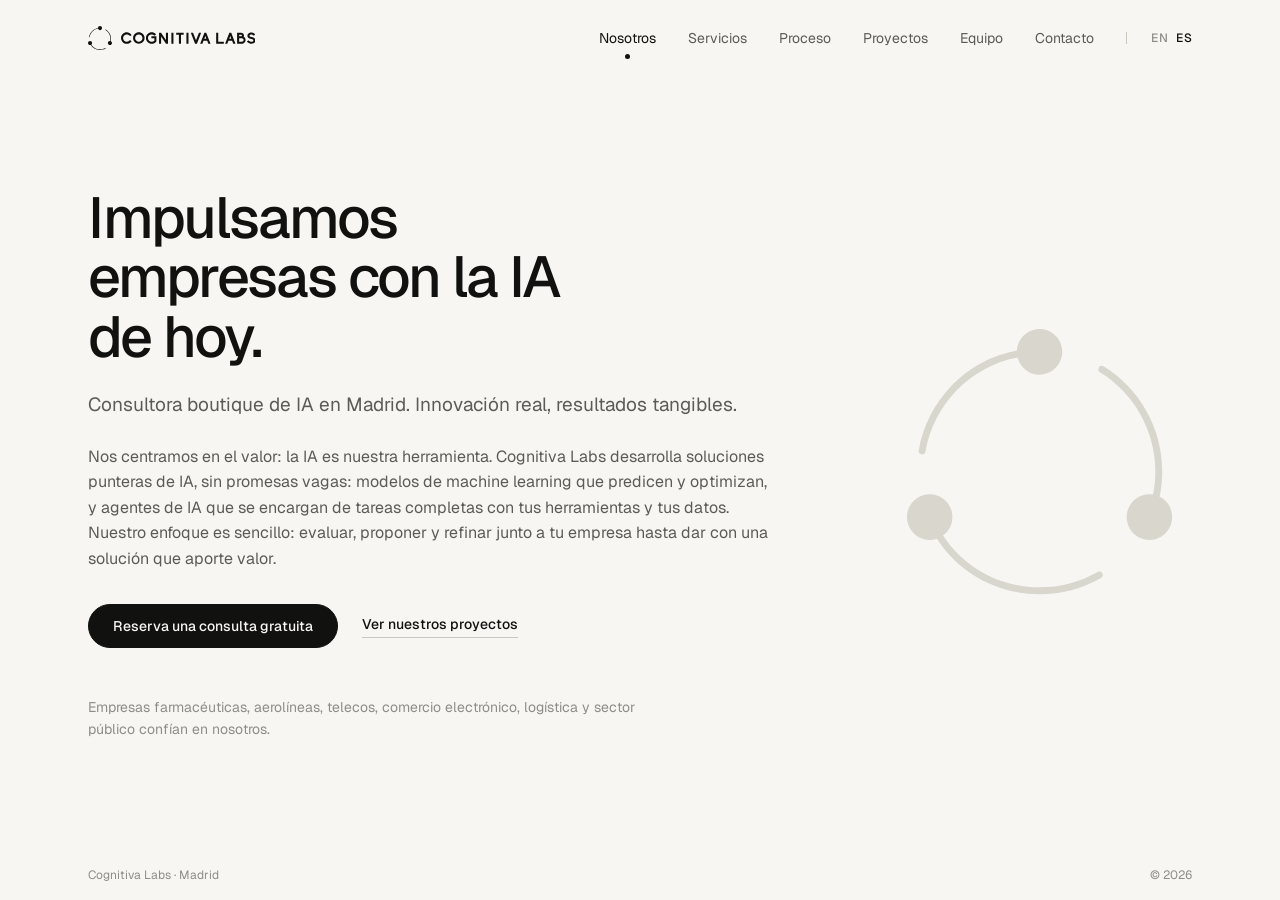
<file: es/index.html>
<!doctype html>
<html lang="es">
<head>
  <meta charset="utf-8">
  <meta name="viewport" content="width=device-width, initial-scale=1">
  <title>Cognitiva Labs · Consultora boutique de IA, Madrid</title>
  <meta name="description" content="Cognitiva Labs es una consultora boutique de inteligencia artificial en Madrid. Agentes de IA, estrategia de IA, big data, ciencia de datos y MLOps: evaluamos, proponemos y refinamos junto a tu empresa hasta dar con una solución que aporte valor.">
  <meta name="theme-color" content="#F6F5F1" media="(prefers-color-scheme: light)">
  <meta name="theme-color" content="#0E0E0D" media="(prefers-color-scheme: dark)">
  <meta property="og:type" content="website">
  <meta property="og:title" content="Cognitiva Labs · Consultora boutique de IA, Madrid">
  <meta property="og:description" content="Nos centramos en el valor: la IA es nuestra herramienta. Innovación real, resultados tangibles.">
  <meta property="og:locale" content="es_ES">
  <link rel="alternate" hreflang="en" href="https://cognitivalabs.eu/">
  <link rel="alternate" hreflang="es" href="https://cognitivalabs.eu/es/">
  <link rel="alternate" hreflang="x-default" href="https://cognitivalabs.eu/">
  <link rel="icon" href="../assets/favicon.svg" type="image/svg+xml">
  <link rel="preconnect" href="https://fonts.googleapis.com">
  <link rel="preconnect" href="https://fonts.gstatic.com" crossorigin>
  <link rel="stylesheet" href="https://fonts.googleapis.com/css2?family=Geist:wght@400;500;600&family=Geist+Mono:wght@400;500&display=swap">
  <script>document.documentElement.classList.add('js')</script>
  <link rel="stylesheet" href="../css/tokens.css?v=20261106">
  <link rel="stylesheet" href="../css/site.css?v=20261106">
</head>
<body>
  <a class="skip" href="#main">Saltar al contenido</a>

  <header class="top">
    <a class="logo" href="#about"><svg xmlns="http://www.w3.org/2000/svg" viewBox="0 0.004 369.972 53.031" fill="currentColor" role="img" aria-label="Cognitiva Labs"><path fill-rule="evenodd" transform="translate(-3.616 -577.524) scale(.60262)" d="M13.54 1013.168c-4.16 0-7.54 3.392-7.54 7.57 0 4.176 3.38 7.604 7.54 7.604.814 0 1.615-.136 2.384-.393 12.281 18.9 36.65 23.261 54.493 13.032.521-.299.725-1.047.427-1.57-.298-.524-1.044-.728-1.565-.429-16.773 9.615-39.671 5.63-51.328-12.104a7.592 7.592 0 0 0 3.13-6.14c0-4.178-3.379-7.57-7.54-7.57z"/><path fill-rule="evenodd" transform="translate(-3.616 -577.524) scale(.60262)" d="M70.417 970.573c-.95.121-1.237 1.69-.39 2.142 13.429 8.22 20.928 24.302 17.642 40.56a7.236 7.236 0 0 0-1.21-.107c-4.161 0-7.54 3.392-7.54 7.57 0 4.176 3.379 7.604 7.54 7.604s7.541-3.428 7.541-7.605a7.533 7.533 0 0 0-4.162-6.748c3.608-17.29-4.33-34.482-18.638-43.237a1.145 1.145 0 0 0-.64-.179 1.123 1.123 0 0 0-.143 0z"/><path fill-rule="evenodd" transform="translate(-3.616 -577.524) scale(.60262)" d="M50 958.362c-4.012 0-7.274 3.17-7.505 7.141-17.197 3.194-29.728 16.853-32.582 33.062a1.138 1.143 0 1 0 2.24.393c2.682-15.225 14.389-28.071 30.52-31.17.826 3.285 3.802 5.713 7.327 5.713 4.161 0 7.54-3.392 7.54-7.57 0-4.177-3.379-7.569-7.54-7.569z"/><path d="M85.738 39.44c-1.708 0-3.381-.34-4.952-.99a12.949 12.949 0 0 1-4.03-2.731 11.69 11.69 0 0 1-2.731-4.064A12.248 12.248 0 0 1 73 26.703C73 19.703 78.737 14 85.738 14c1.98 0 3.961.478 5.703 1.366 1.741.853 3.312 2.185 4.473 3.756l.547.683-3.654 2.698-.513-.683c-1.536-2.083-3.927-3.278-6.556-3.278-4.508 0-8.196 3.653-8.196 8.161 0 4.542 3.688 8.23 8.196 8.23a8.152 8.152 0 0 0 6.556-3.278l.513-.649 3.62 2.664-.547.683a12.503 12.503 0 0 1-4.474 3.756c-1.741.888-3.688 1.332-5.668 1.332zm26.54-.033c-7.001 0-12.704-5.67-12.704-12.67 0-7.034 5.703-12.737 12.704-12.737 7.034 0 12.737 5.703 12.737 12.737 0 7-5.703 12.67-12.737 12.67zm0-20.865c-4.474 0-8.128 3.653-8.128 8.195 0 4.508 3.654 8.162 8.128 8.162s8.127-3.654 8.127-8.162c0-4.542-3.654-8.195-8.127-8.195zM140.73 39.44c-7 0-12.704-5.703-12.704-12.738 0-7 5.703-12.703 12.704-12.703 1.707 0 3.38.341 4.917.99s2.937 1.57 4.098 2.766l.65.649-3.382 2.97-.58-.545c-1.469-1.503-3.483-2.288-5.703-2.288a8.162 8.162 0 0 0-8.162 8.161c0 4.542 3.654 8.23 8.162 8.23 2.288 0 4.371-.922 5.976-2.561v-5.054h-6.66v-4.542h11.134v11.201l-.171.205c-2.459 3.312-6.284 5.259-10.28 5.259zm36.033-.376h-4.405l-10.791-15.947v15.947h-4.576V14.751h4.44l10.756 15.913V14.751h4.576v24.314zm12.095 0h-4.576V14.751h4.576v24.314zm16.603 0h-4.576V19.26h-5.977V14.75h16.529v4.508h-5.976v19.806zm16.602 0h-4.576V14.751h4.576v24.314zm18.651 0h-4.132l-9.39-24.314h4.917l6.522 16.972 6.557-16.972h4.883zm30.024 0h-4.918l-2.493-6.556h-8.059l-2.527 6.556h-4.883l9.357-24.314h4.132zm-13.694-11.064h4.507l-2.253-5.908zm43.142 11.064h-16.972V14.751h4.576v19.84h12.396v4.474zm25.686 0h-4.917l-2.493-6.556h-8.06l-2.526 6.556h-4.884l9.357-24.314h4.132zM312.18 28.001h4.507l-2.254-5.908zm27.94 11.064h-10.655V14.751h9.015a6.15 6.15 0 0 1 4.371 1.844 6.15 6.15 0 0 1 1.845 4.371c0 .99-.24 1.912-.615 2.732.649.376 1.263.82 1.776 1.366 1.57 1.537 2.424 3.586 2.424 5.771s-.854 4.235-2.424 5.806a8.13 8.13 0 0 1-2.63 1.775 7.574 7.574 0 0 1-3.107.65zm-6.113-4.473h6.078c2.015-.069 3.654-1.742 3.654-3.757 0-1.98-1.639-3.654-3.62-3.688h-6.112v7.445zm0-11.918h4.44c.955 0 1.707-.786 1.707-1.708s-.752-1.673-1.708-1.741h-4.44v3.449zm27.36 16.596c-.786 0-1.606-.102-2.46-.273-2.526-.512-4.985-1.742-7.137-3.62l-.648-.58 3.005-3.415.649.58c1.57 1.366 3.312 2.288 5.02 2.63h.034c.512.102 1.024.17 1.536.17.854 0 1.64-.17 2.288-.478.82-.341 1.776-1.092 1.776-2.493 0-.75-.376-1.331-1.161-1.81-.956-.58-2.254-.887-3.176-1.058-.41-.068-3.893-.786-5.498-1.673-1.059-.65-1.878-1.469-2.459-2.425-.58-.99-.853-2.083-.853-3.278 0-1.298.41-2.596 1.195-3.79.751-.991 1.776-1.81 3.005-2.391s2.595-.888 4.064-.888c.58 0 1.195.068 1.81.136 2.253.41 4.473 1.435 6.42 3.074l.649.546-2.903 3.518-.649-.547c-2.22-1.81-4.132-2.22-5.361-2.22-.786 0-1.503.171-2.118.444-.956.444-1.57 1.264-1.57 2.084 0 .75.273 1.229.921 1.673s1.64.785 3.21 1.127c.205.034.479.102.752.17 1.434.274 3.346.683 4.678 1.469 1.161.615 2.05 1.468 2.664 2.459s.922 2.151.922 3.38c0 1.537-.41 2.903-1.23 4.064-.717.99-1.775 1.844-3.175 2.527-1.196.615-2.527.888-4.2.888z"/></svg></a>
    <nav class="nav" aria-label="Secciones">
      <a href="#about">Nosotros</a>
      <a href="#services">Servicios</a>
      <a href="#process">Proceso</a>
      <a href="#work">Proyectos</a>
      <a href="#team">Equipo</a>
      <a href="#contact">Contacto</a>
    </nav>
    <p class="lang"><a href="../" hreflang="en" lang="en" aria-label="English">EN</a><span aria-current="true">ES</span></p>
  </header>

  <main class="panes" id="main" tabindex="-1">

    <!-- About -->
    <section class="pane home" id="about" data-section="about" aria-labelledby="about-h">
      <div class="home-text">
        <h1 id="about-h" class="hero">Impulsamos empresas con la IA de hoy.</h1>
        <p class="lede">Consultora boutique de IA en Madrid. Innovación real, resultados tangibles.</p>
        <p class="vision">Nos centramos en el valor: la IA es nuestra herramienta. Cognitiva Labs desarrolla soluciones punteras de IA, sin promesas vagas: modelos de machine learning que predicen y optimizan, y agentes de IA que se encargan de tareas completas con tus herramientas y tus datos. Nuestro enfoque es sencillo: evaluar, proponer y refinar junto a tu empresa hasta dar con una solución que aporte valor.</p>
        <p class="actions">
          <a class="btn" href="#contact">Reserva una consulta gratuita</a>
          <a class="link" href="#work">Ver nuestros proyectos</a>
        </p>
        <p class="clients">Empresas farmacéuticas, aerolíneas, telecos, comercio electrónico, logística y sector público confían en nosotros.</p>
      </div>
      <div class="home-mark" aria-hidden="true"><svg xmlns="http://www.w3.org/2000/svg" viewBox="-3 -2 60 58" fill="currentColor" focusable="false"><path fill-rule="evenodd" transform="translate(-3.616 -577.524) scale(.60262)" d="M13.54 1013.168c-4.16 0-7.54 3.392-7.54 7.57 0 4.176 3.38 7.604 7.54 7.604.814 0 1.615-.136 2.384-.393 12.281 18.9 36.65 23.261 54.493 13.032.521-.299.725-1.047.427-1.57-.298-.524-1.044-.728-1.565-.429-16.773 9.615-39.671 5.63-51.328-12.104a7.592 7.592 0 0 0 3.13-6.14c0-4.178-3.379-7.57-7.54-7.57z"/><path fill-rule="evenodd" transform="translate(-3.616 -577.524) scale(.60262)" d="M70.417 970.573c-.95.121-1.237 1.69-.39 2.142 13.429 8.22 20.928 24.302 17.642 40.56a7.236 7.236 0 0 0-1.21-.107c-4.161 0-7.54 3.392-7.54 7.57 0 4.176 3.379 7.604 7.54 7.604s7.541-3.428 7.541-7.605a7.533 7.533 0 0 0-4.162-6.748c3.608-17.29-4.33-34.482-18.638-43.237a1.145 1.145 0 0 0-.64-.179 1.123 1.123 0 0 0-.143 0z"/><path fill-rule="evenodd" transform="translate(-3.616 -577.524) scale(.60262)" d="M50 958.362c-4.012 0-7.274 3.17-7.505 7.141-17.197 3.194-29.728 16.853-32.582 33.062a1.138 1.143 0 1 0 2.24.393c2.682-15.225 14.389-28.071 30.52-31.17.826 3.285 3.802 5.713 7.327 5.713 4.161 0 7.54-3.392 7.54-7.57 0-4.177-3.379-7.569-7.54-7.569z"/><path d="M85.738 39.44c-1.708 0-3.381-.34-4.952-.99a12.949 12.949 0 0 1-4.03-2.731 11.69 11.69 0 0 1-2.731-4.064A12.248 12.248 0 0 1 73 26.703C73 19.703 78.737 14 85.738 14c1.98 0 3.961.478 5.703 1.366 1.741.853 3.312 2.185 4.473 3.756l.547.683-3.654 2.698-.513-.683c-1.536-2.083-3.927-3.278-6.556-3.278-4.508 0-8.196 3.653-8.196 8.161 0 4.542 3.688 8.23 8.196 8.23a8.152 8.152 0 0 0 6.556-3.278l.513-.649 3.62 2.664-.547.683a12.503 12.503 0 0 1-4.474 3.756c-1.741.888-3.688 1.332-5.668 1.332zm26.54-.033c-7.001 0-12.704-5.67-12.704-12.67 0-7.034 5.703-12.737 12.704-12.737 7.034 0 12.737 5.703 12.737 12.737 0 7-5.703 12.67-12.737 12.67zm0-20.865c-4.474 0-8.128 3.653-8.128 8.195 0 4.508 3.654 8.162 8.128 8.162s8.127-3.654 8.127-8.162c0-4.542-3.654-8.195-8.127-8.195zM140.73 39.44c-7 0-12.704-5.703-12.704-12.738 0-7 5.703-12.703 12.704-12.703 1.707 0 3.38.341 4.917.99s2.937 1.57 4.098 2.766l.65.649-3.382 2.97-.58-.545c-1.469-1.503-3.483-2.288-5.703-2.288a8.162 8.162 0 0 0-8.162 8.161c0 4.542 3.654 8.23 8.162 8.23 2.288 0 4.371-.922 5.976-2.561v-5.054h-6.66v-4.542h11.134v11.201l-.171.205c-2.459 3.312-6.284 5.259-10.28 5.259zm36.033-.376h-4.405l-10.791-15.947v15.947h-4.576V14.751h4.44l10.756 15.913V14.751h4.576v24.314zm12.095 0h-4.576V14.751h4.576v24.314zm16.603 0h-4.576V19.26h-5.977V14.75h16.529v4.508h-5.976v19.806zm16.602 0h-4.576V14.751h4.576v24.314zm18.651 0h-4.132l-9.39-24.314h4.917l6.522 16.972 6.557-16.972h4.883zm30.024 0h-4.918l-2.493-6.556h-8.059l-2.527 6.556h-4.883l9.357-24.314h4.132zm-13.694-11.064h4.507l-2.253-5.908zm43.142 11.064h-16.972V14.751h4.576v19.84h12.396v4.474zm25.686 0h-4.917l-2.493-6.556h-8.06l-2.526 6.556h-4.884l9.357-24.314h4.132zM312.18 28.001h4.507l-2.254-5.908zm27.94 11.064h-10.655V14.751h9.015a6.15 6.15 0 0 1 4.371 1.844 6.15 6.15 0 0 1 1.845 4.371c0 .99-.24 1.912-.615 2.732.649.376 1.263.82 1.776 1.366 1.57 1.537 2.424 3.586 2.424 5.771s-.854 4.235-2.424 5.806a8.13 8.13 0 0 1-2.63 1.775 7.574 7.574 0 0 1-3.107.65zm-6.113-4.473h6.078c2.015-.069 3.654-1.742 3.654-3.757 0-1.98-1.639-3.654-3.62-3.688h-6.112v7.445zm0-11.918h4.44c.955 0 1.707-.786 1.707-1.708s-.752-1.673-1.708-1.741h-4.44v3.449zm27.36 16.596c-.786 0-1.606-.102-2.46-.273-2.526-.512-4.985-1.742-7.137-3.62l-.648-.58 3.005-3.415.649.58c1.57 1.366 3.312 2.288 5.02 2.63h.034c.512.102 1.024.17 1.536.17.854 0 1.64-.17 2.288-.478.82-.341 1.776-1.092 1.776-2.493 0-.75-.376-1.331-1.161-1.81-.956-.58-2.254-.887-3.176-1.058-.41-.068-3.893-.786-5.498-1.673-1.059-.65-1.878-1.469-2.459-2.425-.58-.99-.853-2.083-.853-3.278 0-1.298.41-2.596 1.195-3.79.751-.991 1.776-1.81 3.005-2.391s2.595-.888 4.064-.888c.58 0 1.195.068 1.81.136 2.253.41 4.473 1.435 6.42 3.074l.649.546-2.903 3.518-.649-.547c-2.22-1.81-4.132-2.22-5.361-2.22-.786 0-1.503.171-2.118.444-.956.444-1.57 1.264-1.57 2.084 0 .75.273 1.229.921 1.673s1.64.785 3.21 1.127c.205.034.479.102.752.17 1.434.274 3.346.683 4.678 1.469 1.161.615 2.05 1.468 2.664 2.459s.922 2.151.922 3.38c0 1.537-.41 2.903-1.23 4.064-.717.99-1.775 1.844-3.175 2.527-1.196.615-2.527.888-4.2.888z"/></svg></div>
    </section>

    <!-- Services -->
    <section class="pane" id="services" data-section="services" aria-labelledby="services-h">
      <h1 id="services-h">Servicios</h1>
      <p class="lede">Toda la IA, de la primera idea a producción.</p>
      <div class="caps">
        <div class="cap">
          <svg class="cap-ic" width="24" height="24" viewBox="0 0 24 24" fill="none" stroke="currentColor" stroke-width="1.5" stroke-linecap="round" stroke-linejoin="round" aria-hidden="true"><path d="M12 8V4H8"/><rect width="16" height="12" x="4" y="8" rx="2"/><path d="M2 14h2"/><path d="M20 14h2"/><path d="M15 13v2"/><path d="M9 13v2"/></svg>
          <p class="cap-n">01</p>
          <h2>Agentes de IA</h2>
          <ul>
            <li><b>Flujos agénticos</b><span>Procesos de principio a fin</span></li>
            <li><b>Automatización documental</b><span>Contratos, facturas y correo</span></li>
            <li><b>Asistentes con tus datos</b><span>Respuestas desde tus documentos</span></li>
            <li><b>Agentes en tus herramientas</b><span>CRM, ERP, correo y hojas de cálculo</span></li>
            <li><b>Humano en el bucle</b><span>Tu equipo aprueba lo importante</span></li>
          </ul>
        </div>
        <div class="cap">
          <svg class="cap-ic" width="24" height="24" viewBox="0 0 24 24" fill="none" stroke="currentColor" stroke-width="1.5" stroke-linecap="round" stroke-linejoin="round" aria-hidden="true"><path d="M3 3v16a2 2 0 0 0 2 2h16"/><path d="m19 9-5 5-4-4-3 3"/></svg>
          <p class="cap-n">02</p>
          <h2>IA predictiva</h2>
          <ul>
            <li><b>Previsión de demanda</b><span>Por producto, centro y semana</span></li>
            <li><b>Precios dinámicos</b><span>Precios que siguen a la demanda</span></li>
            <li><b>Mantenimiento predictivo</b><span>Arreglar antes de que falle</span></li>
            <li><b>Inteligencia de clientes</b><span>Fuga, venta cruzada, propensión</span></li>
            <li><b>Optimización</b><span>Turnos, stock, rutas y presupuestos</span></li>
          </ul>
        </div>
        <div class="cap">
          <svg class="cap-ic" width="24" height="24" viewBox="0 0 24 24" fill="none" stroke="currentColor" stroke-width="1.5" stroke-linecap="round" stroke-linejoin="round" aria-hidden="true"><ellipse cx="12" cy="5" rx="9" ry="3"/><path d="M3 5v14a9 3 0 0 0 18 0V5"/><path d="M3 12a9 3 0 0 0 18 0"/></svg>
          <p class="cap-n">03</p>
          <h2>Datos y analítica</h2>
          <ul>
            <li><b>Pipelines de datos</b><span>Cada fuente, limpia y a tiempo</span></li>
            <li><b>Big data</b><span>Preparado para grandes volúmenes</span></li>
            <li><b>Cuadros de mando</b><span>La respuesta de un vistazo</span></li>
            <li><b>Análisis causal</b><span>Qué movió de verdad las cifras</span></li>
            <li><b>Calidad y gobierno del dato</b><span>Una sola versión fiable del dato</span></li>
          </ul>
        </div>
        <div class="cap">
          <svg class="cap-ic" width="24" height="24" viewBox="0 0 24 24" fill="none" stroke="currentColor" stroke-width="1.5" stroke-linecap="round" stroke-linejoin="round" aria-hidden="true"><path d="M4.5 16.5c-1.5 1.26-2 5-2 5s3.74-.5 5-2c.71-.84.7-2.13-.09-2.91a2.18 2.18 0 0 0-2.91-.09z"/><path d="m12 15-3-3a22 22 0 0 1 2-3.95A12.88 12.88 0 0 1 22 2c0 2.72-.78 7.5-6 11a22.35 22.35 0 0 1-4 2z"/><path d="M9 12H4s.55-3.03 2-4c1.62-1.08 5 0 5 0"/><path d="M12 15v5s3.03-.55 4-2c1.08-1.62 0-5 0-5"/></svg>
          <p class="cap-n">04</p>
          <h2>Despliegue y MLOps</h2>
          <ul>
            <li><b>Despliegue de modelos</b><span>Del prototipo a producción</span></li>
            <li><b>Despliegue agéntico</b><span>En marcha, con límites y registro</span></li>
            <li><b>MLOps</b><span>Monitorización y reentrenamiento</span></li>
            <li><b>Evaluación</b><span>Precisión medida en casos reales</span></li>
            <li><b>Seguridad y cumplimiento</b><span>Privacidad, RGPD y AI Act europeo</span></li>
          </ul>
        </div>
      </div>
      <p class="cap-more"><b>Estrategia y adopción de IA</b><span>Oportunidades · hoja de ruta · construir o comprar · formación del equipo · asistentes de IA seguros</span></p>
    </section>

    <!-- Process -->
    <section class="pane" id="process" data-section="process" aria-labelledby="process-h">
      <h1 id="process-h">Proceso</h1>
      <p class="lede">De una conversación de dos horas a una solución en producción.</p>
      <ol class="steps">
        <li class="step">
          <p class="step-n">01</p>
          <h2>Definir el valor</h2>
          <p class="step-d">Reunión de 2 horas</p>
          <ul>
            <li>Analizamos a fondo tus retos y vemos dónde la IA puede convertirlos en oportunidades.</li>
            <li>Nos aseguramos de que los objetivos se traduzcan en mejoras tangibles para tu operación.</li>
            <li>Recomendamos soluciones de IA que den resultados a corto plazo.</li>
          </ul>
        </li>
        <li class="step">
          <p class="step-n">02</p>
          <h2>Evaluación tecnológica</h2>
          <p class="step-d">Antes de construir</p>
          <ul>
            <li>Revisamos tus flujos de datos para confirmar que tenemos toda la información que la solución necesita.</li>
            <li>Hacemos un análisis preliminar para medir hasta qué punto el objetivo es alcanzable.</li>
            <li>Resumimos la viabilidad y reformulamos las metas y los objetivos en consecuencia.</li>
          </ul>
        </li>
        <li class="step">
          <p class="step-n">03</p>
          <h2>Implementación</h2>
          <p class="step-d">8+ semanas</p>
          <ul>
            <li>Desarrollamos con un ciclo de feedback constante, para que lo valides con tu conocimiento del sector.</li>
            <li>Ponemos primero a los usuarios, para que la solución sea intuitiva y útil para quienes la usan.</li>
            <li>Desplegamos una solución adaptada a tus requisitos y objetivos.</li>
          </ul>
        </li>
        <li class="step">
          <p class="step-n">04</p>
          <h2>Entrega</h2>
          <p class="step-d">Y después</p>
          <ul>
            <li>Explicamos y comparamos los resultados, con transparencia en cada paso.</li>
            <li>Más allá de las diapositivas: despliegues completos, para que la solución funcione y escale.</li>
            <li>Planificamos la hoja de ruta del producto, para que siga aportando valor.</li>
          </ul>
        </li>
      </ol>
    </section>

    <!-- Work -->
    <section class="pane" id="work" data-section="work" aria-labelledby="work-h">
      <h1 id="work-h">Proyectos</h1>
      <p class="lede">Proyectos seleccionados. Clientes anónimos; problemas y resultados reales.</p>
      <ol class="projects">
        <li class="wide"><a href="#work-airline-pricing"><img src="../assets/work/airline-pricing-640.webp" srcset="../assets/work/airline-pricing-640.webp 640w, ../assets/work/airline-pricing-1280.webp 1280w" sizes="(max-width: 899px) 104px, 540px" width="640" height="427" alt="" loading="lazy" decoding="async"><span class="s">Aviación</span><span class="t">Precios en tiempo real para una aerolínea líder</span></a></li>
        <li><a href="#work-telecom-retention"><img src="../assets/work/telecom-retention-640.webp" srcset="../assets/work/telecom-retention-640.webp 640w, ../assets/work/telecom-retention-1280.webp 1280w" sizes="(max-width: 899px) 104px, 260px" width="640" height="427" alt="" loading="lazy" decoding="async"><span class="s">Telecomunicaciones</span><span class="t">Más retención de clientes con IA</span></a></li>
        <li><a href="#work-telecom-antennas"><img src="../assets/work/telecom-antennas-640.webp" srcset="../assets/work/telecom-antennas-640.webp 640w, ../assets/work/telecom-antennas-1280.webp 1280w" sizes="(max-width: 899px) 104px, 260px" width="640" height="427" alt="" loading="lazy" decoding="async"><span class="s">Telecomunicaciones</span><span class="t">Pipeline de datos y dashboard para una teleco</span></a></li>
        <li><a href="#work-ad-bidding"><img src="../assets/work/ad-bidding-640.webp" srcset="../assets/work/ad-bidding-640.webp 640w, ../assets/work/ad-bidding-1280.webp 1280w" sizes="(max-width: 899px) 104px, 260px" width="640" height="427" alt="" loading="lazy" decoding="async"><span class="s">Comercio electrónico</span><span class="t">Optimizador automático de pujas publicitarias</span></a></li>
        <li><a href="#work-population-projections"><img src="../assets/work/population-projections-640.webp" srcset="../assets/work/population-projections-640.webp 640w, ../assets/work/population-projections-1280.webp 1280w" sizes="(max-width: 899px) 104px, 260px" width="640" height="427" alt="" loading="lazy" decoding="async"><span class="s">Organismo internacional</span><span class="t">Proyecciones de población en tiempo real</span></a></li>
        <li class="wide"><a href="#work-workforce-logistics"><img src="../assets/work/workforce-logistics-640.webp" srcset="../assets/work/workforce-logistics-640.webp 640w, ../assets/work/workforce-logistics-1280.webp 1280w" sizes="(max-width: 899px) 104px, 540px" width="640" height="427" alt="" loading="lazy" decoding="async"><span class="s">Logística</span><span class="t">Optimización del personal en almacenes logísticos</span></a></li>
      </ol>
    </section>

    <article class="pane case" id="work-airline-pricing" data-section="work" aria-labelledby="c1-h">
      <div class="case-head">
        <div class="case-intro">
          <p class="back"><a href="#work">Proyectos</a> · Aviación</p>
          <h1 id="c1-h">Precios en tiempo real para una aerolínea líder</h1>
          <p class="lede">Una de las mayores aerolíneas de Europa fijaba a mano los precios de miles de vuelos. La llevamos a precios en tiempo real con un algoritmo propio hecho a medida: más ingresos, precios por ruta y decenas de empleados con tiempo libre para otras tareas.</p>
        </div>
        <figure class="case-photo"><img src="../assets/work/airline-pricing-640.webp" srcset="../assets/work/airline-pricing-640.webp 640w, ../assets/work/airline-pricing-1280.webp 1280w" sizes="(max-width: 899px) 100vw, 460px" width="1280" height="853" alt="El ala de un avión sobre las nubes con la luz de la tarde" loading="lazy" decoding="async"><figcaption>Foto: <a href="https://unsplash.com/photos/flying-airplane-over-white-clouds-OnXvKZldSJ0" rel="noopener" target="_blank">Jerry Zhang</a> en Unsplash</figcaption></figure>
      </div>
      <div class="case-body">
        <div><h2>El reto</h2><p>Fijar precios a mano y de forma estática deja mucho dinero sobre la mesa. El reto estaba claro: automatizar los precios para capturar ese potencial. La reputación de la aerolínea dependía mucho de sus precios, así que la solución tenía que ser transparente, rendir cuentas ante los responsables y reaccionar a los cambios de demanda.</p></div>
        <div><h2>Lo que construimos</h2><p>Un algoritmo transparente hecho a medida, con sugerencias de precio en tiempo real que equilibran ingresos y demanda. Superó al modelo anterior y mantuvo informados a los responsables con recomendaciones explicables. Un diseño serverless en Amazon Web Services, con una librería de Python cuidadosamente construida, aseguró escalabilidad y trazabilidad. Hoy la aerolínea ajusta sus precios con seguridad y autonomía, sin poner en juego la confianza de sus clientes.</p></div>
      </div>
      <p class="stack">Desarrollado con Python, Cython, Athena y Lambda.</p>
    </article>

    <article class="pane case" id="work-telecom-retention" data-section="work" aria-labelledby="c2-h">
      <div class="case-head">
        <div class="case-intro">
          <p class="back"><a href="#work">Proyectos</a> · Telecomunicaciones</p>
          <h1 id="c2-h">Más retención de clientes con IA</h1>
          <p class="lede">Una de las principales telecos españolas perdía muchos clientes cada mes: el marketing hacía crecer las ventas, pero la retención seguía baja. Construimos un sistema predictivo que avisa cuando un cliente puede irse, para ofrecerle una atención personalizada.</p>
        </div>
        <figure class="case-photo"><img src="../assets/work/telecom-retention-640.webp" srcset="../assets/work/telecom-retention-640.webp 640w, ../assets/work/telecom-retention-1280.webp 1280w" sizes="(max-width: 899px) 100vw, 460px" width="1280" height="853" alt="Pasajeros en un tren lleno, casi todos mirando el móvil" loading="lazy" decoding="async"><figcaption>Foto: <a href="https://unsplash.com/photos/people-inside-train-5pkYWUDDthQ" rel="noopener" target="_blank">Hugh Han</a> en Unsplash</figcaption></figure>
      </div>
      <div class="case-body">
        <div><h2>El reto</h2><p>Una gran base de clientes al borde de la saturación: señal de fortaleza en el mercado, pero también un reto. La empresa quería un marketing más rentable, centrando esfuerzo y presupuesto en los clientes con más probabilidad de convertir, e impulsar la venta cruzada con acciones más precisas y personalizadas.</p></div>
        <div><h2>Lo que construimos</h2><p>Un modelo de IA en dos pasos. Primero, preprocesamos los datos disponibles y filtramos el ruido para que el modelo distinguiera el interés real de cada cliente. Después, predijimos las oportunidades de venta cruzada con una precisión notable. Como los datos por sí solos no bastan para actuar, los resultados se llevaron a un dashboard intuitivo: los comerciales ven de un vistazo qué productos encajan con cada cliente.</p></div>
      </div>
      <p class="stack">Desarrollado con Python, scikit-learn, LightGBM y Streamlit.</p>
    </article>

    <article class="pane case" id="work-telecom-antennas" data-section="work" aria-labelledby="c3-h">
      <div class="case-head">
        <div class="case-intro">
          <p class="back"><a href="#work">Proyectos</a> · Telecomunicaciones</p>
          <h1 id="c3-h">Pipeline de datos y dashboard para una teleco</h1>
          <p class="lede">Un dashboard de IA unificado para una teleco española que sitúa en el mapa los problemas de rendimiento de las antenas y anticipa fallos de calidad antes de que los clientes los noten, sobre un pipeline que procesa cientos de gigabytes.</p>
        </div>
        <figure class="case-photo"><img src="../assets/work/telecom-antennas-640.webp" srcset="../assets/work/telecom-antennas-640.webp 640w, ../assets/work/telecom-antennas-1280.webp 1280w" sizes="(max-width: 899px) 100vw, 460px" width="1280" height="853" alt="Una torre de telecomunicaciones con antenas y parábolas" loading="lazy" decoding="async"><figcaption>Foto: <a href="https://unsplash.com/photos/gray-metal-tower-with-accessories-DgZxBnZeQo8" rel="noopener" target="_blank">Tony Stoddard</a> en Unsplash</figcaption></figure>
      </div>
      <div class="case-body">
        <div><h2>El reto</h2><p>El día a día dependía de combinar hojas de Excel y consultas sueltas para analizar las antenas. Con más de 30.000 antenas que vigilar, era un proceso lento que dificultaba evaluar su conectividad y su impacto en los clientes.</p></div>
        <div><h2>Lo que construimos</h2><p>Un sistema de ingesta para cargas de hasta 800 GB, con un backend en Airflow y Docker que mantiene el procesamiento eficiente, rápido y transparente. Alimenta un dashboard con una vista diaria, clara y detallada por zonas del rendimiento de las antenas. El equipo responde ahora antes a los problemas de conectividad, relaciona cada fallo con los clientes afectados y mejora la calidad del servicio.</p></div>
      </div>
      <p class="stack">Desarrollado con Python, Airflow, gradient boosting y Power BI.</p>
    </article>

    <article class="pane case" id="work-ad-bidding" data-section="work" aria-labelledby="c4-h">
      <div class="case-head">
        <div class="case-intro">
          <p class="back"><a href="#work">Proyectos</a> · Comercio electrónico</p>
          <h1 id="c4-h">Optimizador automático de pujas publicitarias</h1>
          <p class="lede">Una empresa de comercio electrónico dedicaba buena parte de su presupuesto a anuncios sin saber si pujar más le daría una mejor posición. Construimos un algoritmo que calcula las pujas óptimas en tiempo real, teniendo en cuenta la estacionalidad.</p>
        </div>
        <figure class="case-photo"><img src="../assets/work/ad-bidding-640.webp" srcset="../assets/work/ad-bidding-640.webp 640w, ../assets/work/ad-bidding-1280.webp 1280w" sizes="(max-width: 899px) 100vw, 460px" width="1280" height="853" alt="Una mano recorriendo productos en una app de compras" loading="lazy" decoding="async"><figcaption>Foto: <a href="https://unsplash.com/photos/person-scrolling-through-online-shopping-on-phone-Iywgu-a_eCs" rel="noopener" target="_blank">V H</a> en Unsplash</figcaption></figure>
      </div>
      <div class="case-body">
        <div><h2>El reto</h2><p>La empresa invertía millones en posicionar sus anuncios. Una de las plataformas usaba una subasta compleja en la que el mejor postor se lleva la mejor posición, pero en algunos periodos pujar más no mejoraba la posición. Sin saber cómo funcionaba el algoritmo de anuncios, invertir era disparar a ciegas. Querían una estrategia más inteligente, ajustada a los datos y no igual en todos los periodos.</p></div>
        <div><h2>Lo que construimos</h2><p>Un modelo predictivo que sugiere el precio de cada puja, teniendo en cuenta la estacionalidad y las fluctuaciones diarias de la demanda. Un diseño ligero desplegado en Google Cloud estuvo listo para probarse en muy poco tiempo. El impacto fue doble: una inversión publicitaria mejor informada en más de 50 mercados y un equipo liberado del tedioso proceso de pujas. Un dashboard interno comparaba el modelo con el antiguo método manual.</p></div>
      </div>
      <p class="stack">Desarrollado con Python, Spark, Google Cloud Storage, computación serverless y control PID.</p>
    </article>

    <article class="pane case" id="work-population-projections" data-section="work" aria-labelledby="c5-h">
      <div class="case-head">
        <div class="case-intro">
          <p class="back"><a href="#work">Proyectos</a> · Organismo internacional</p>
          <h1 id="c5-h">Proyecciones de población en tiempo real</h1>
          <p class="lede">Un gran organismo internacional quería que cada oficina de estadística del mundo generara sus propias proyecciones de población. Construimos dashboards robustos que gestionan sus datos y cálculos, con medidas de seguridad para los datos entrantes.</p>
        </div>
        <figure class="case-photo"><img src="../assets/work/population-projections-640.webp" srcset="../assets/work/population-projections-640.webp 640w, ../assets/work/population-projections-1280.webp 1280w" sizes="(max-width: 899px) 100vw, 460px" width="1280" height="853" alt="Una multitud cruzando una gran intersección, vista desde arriba" loading="lazy" decoding="async"><figcaption>Foto: <a href="https://unsplash.com/photos/crowd-walking-across-shibuya-crossing-IBaVuZsJJTo" rel="noopener" target="_blank">Ryoji Iwata</a> en Unsplash</figcaption></figure>
      </div>
      <div class="case-body">
        <div><h2>El reto</h2><p>El organismo necesitaba democratizar sus proyecciones demográficas. La mayoría se elaboraban internamente, aunque casi todos los países guardan las estadísticas vitales de su población en sus propias oficinas nacionales de estadística. Necesitaban una aplicación escalable, ágil y robusta para que miles de estadísticos lanzaran sus propias simulaciones en la web, sin obstáculos técnicos.</p></div>
        <div><h2>Lo que construimos</h2><p>Dos aplicaciones web en las que cada usuario sube sus datos y recibe proyecciones de población y de estadísticas vitales con un informe personalizado, con sus datos protegidos y las simulaciones ejecutándose rápido en el servidor. Detrás, la infraestructura ejecuta cientos de proyecciones a la vez sin que la experiencia se resienta.</p></div>
      </div>
      <p class="stack">Desarrollado con R, Shiny, Plotly y Airflow.</p>
    </article>

    <article class="pane case" id="work-workforce-logistics" data-section="work" aria-labelledby="c6-h">
      <div class="case-head">
        <div class="case-intro">
          <p class="back"><a href="#work">Proyectos</a> · Logística</p>
          <h1 id="c6-h">Optimización del personal en almacenes logísticos</h1>
          <p class="lede">Una empresa logística repartía las horas de su personal con reglas fijas mientras la demanda de sus productos subía y bajaba. Nuestras previsiones de demanda por producto hicieron que la planificación del personal fuera eficiente y basada en datos.</p>
        </div>
        <figure class="case-photo"><img src="../assets/work/workforce-logistics-640.webp" srcset="../assets/work/workforce-logistics-640.webp 640w, ../assets/work/workforce-logistics-1280.webp 1280w" sizes="(max-width: 899px) 100vw, 460px" width="1280" height="853" alt="Trabajadores caminando por un gran almacén" loading="lazy" decoding="async"><figcaption>Foto: <a href="https://unsplash.com/photos/workers-walking-through-warehouse-aisle-c_4eaGRDSVU" rel="noopener" target="_blank">Adrian Sulyok</a> en Unsplash</figcaption></figure>
      </div>
      <div class="case-body">
        <div><h2>El reto</h2><p>Con muchos productos de demanda intermitente, asignar al personal era un reto constante. Los procedimientos establecidos absorbían las fluctuaciones diarias, pero la empresa quería más eficiencia: la cantidad justa de trabajo en los días adecuados, sin excesos ni carencias.</p></div>
        <div><h2>Lo que construimos</h2><p>Un modelo de previsión adaptado a sus necesidades. Con datos escasos, usamos métodos de imputación y, sobre todo, combinamos el conocimiento del negocio del cliente con ajustes iterativos. Fuimos más allá de la previsión y añadimos métodos de optimización para guiar la planificación de turnos, de modo que puedan anticiparse a los cambios de demanda.</p></div>
      </div>
      <p class="stack">Desarrollado con un ensemble de series temporales, NeuralProphet, Airflow y Streamlit.</p>
    </article>

    <!-- Team -->
    <section class="pane" id="team" data-section="team" aria-labelledby="team-h">
      <h1 id="team-h">Equipo</h1>
      <p class="lede">Un equipo pequeño y sénior. Trabajas con las personas que construyen tu solución.</p>
      <ul class="people">
        <li class="person">
          <img class="portrait" src="../assets/team/jorge-cimentada-176.webp" srcset="../assets/team/jorge-cimentada-176.webp 176w, ../assets/team/jorge-cimentada-352.webp 352w" sizes="88px" width="176" height="176" alt="" loading="lazy" decoding="async">
          <h2>Jorge Cimentada</h2>
          <p class="role">Chief Data Scientist · Doctor en Sociología Computacional</p>
          <p class="bio">Investigación en machine learning en el Instituto Max Planck de Investigación Demográfica y, después, más de nueve años en la industria, en ámbitos como aviación, telecomunicaciones, comercio electrónico o el sector público, con modelos desplegados en más de tres continentes.</p>
          <a class="link" href="https://www.linkedin.com/in/jorge-cimentada/" rel="noopener" target="_blank">LinkedIn</a>
        </li>
        <li class="person">
          <img class="portrait" src="../assets/team/alex-novaes-176.webp" srcset="../assets/team/alex-novaes-176.webp 176w, ../assets/team/alex-novaes-352.webp 352w" sizes="88px" width="176" height="176" alt="" loading="lazy" decoding="async">
          <h2>Alex Novaes</h2>
          <p class="role">AI Engineer · Doctorado en Neurociencia</p>
          <p class="bio">Construye agentes de IA generativa y flujos automatizados para producción, con una trayectoria previa que va de los precios dinámicos a la predicción oceánica y la imagen cerebral. El hilo común: convertir un problema difuso en un sistema fiable.</p>
        </li>
        <li class="person">
          <img class="portrait" src="../assets/team/himanshu-jhamb-176.webp" srcset="../assets/team/himanshu-jhamb-176.webp 176w, ../assets/team/himanshu-jhamb-352.webp 352w" sizes="88px" width="176" height="176" alt="" loading="lazy" decoding="async">
          <h2>Himanshu Jhamb</h2>
          <p class="role">Senior Data Scientist · Máster en Matemáticas y Computación</p>
          <p class="bio">Proyectos en marketplaces, viajes y finanzas, desde recomendación y búsqueda hasta precios, detección de fraude, riesgo de crédito y más, siempre llevados a producción a gran escala. Además, enseña machine learning en abierto desde hace años.</p>
        </li>
      </ul>
    </section>

    <!-- Contact -->
    <section class="pane" id="contact" data-section="contact" aria-labelledby="contact-h">
      <h1 id="contact-h">Pide una consulta gratuita</h1>
      <p class="lede">Evaluamos tu proyecto y te acompañamos durante todo el proceso. Gratis y sin compromiso.</p>
      <div class="contact">
        <dl class="details">
          <div><dt>Email</dt><dd><a class="link" href="mailto:cimentadaj@cognitivalabs.eu">cimentadaj@cognitivalabs.eu</a></dd></div>
          <div><dt>Oficina</dt><dd>Calle Lavapiés 51, 5º dcha.<br>28012 Madrid, España</dd></div>
        </dl>
        <form class="form" id="contact-form" novalidate>
          <div class="row">
            <label>Nombre<input name="first" autocomplete="given-name" required></label>
            <label>Apellidos<input name="last" autocomplete="family-name" required></label>
          </div>
          <label>Email<input name="email" type="email" autocomplete="email" required></label>
          <label>Mensaje<textarea name="message" rows="4" required placeholder="¿Qué te gustaría que la IA hiciera por tu negocio?"></textarea></label>
          <p class="form-foot">
            <button class="btn" type="submit" disabled>Enviar</button>
            <span class="hint" id="form-hint" role="status">Abre tu aplicación de correo con el mensaje listo para enviar.</span>
          </p>
        </form>
      </div>
    </section>

  </main>

  <footer class="foot">
    <span>Cognitiva Labs · Madrid</span>
    <span>© <span id="year">2026</span></span>
  </footer>

  <script src="../js/site.js?v=20261106" type="module"></script>
</body>
</html>
</file>
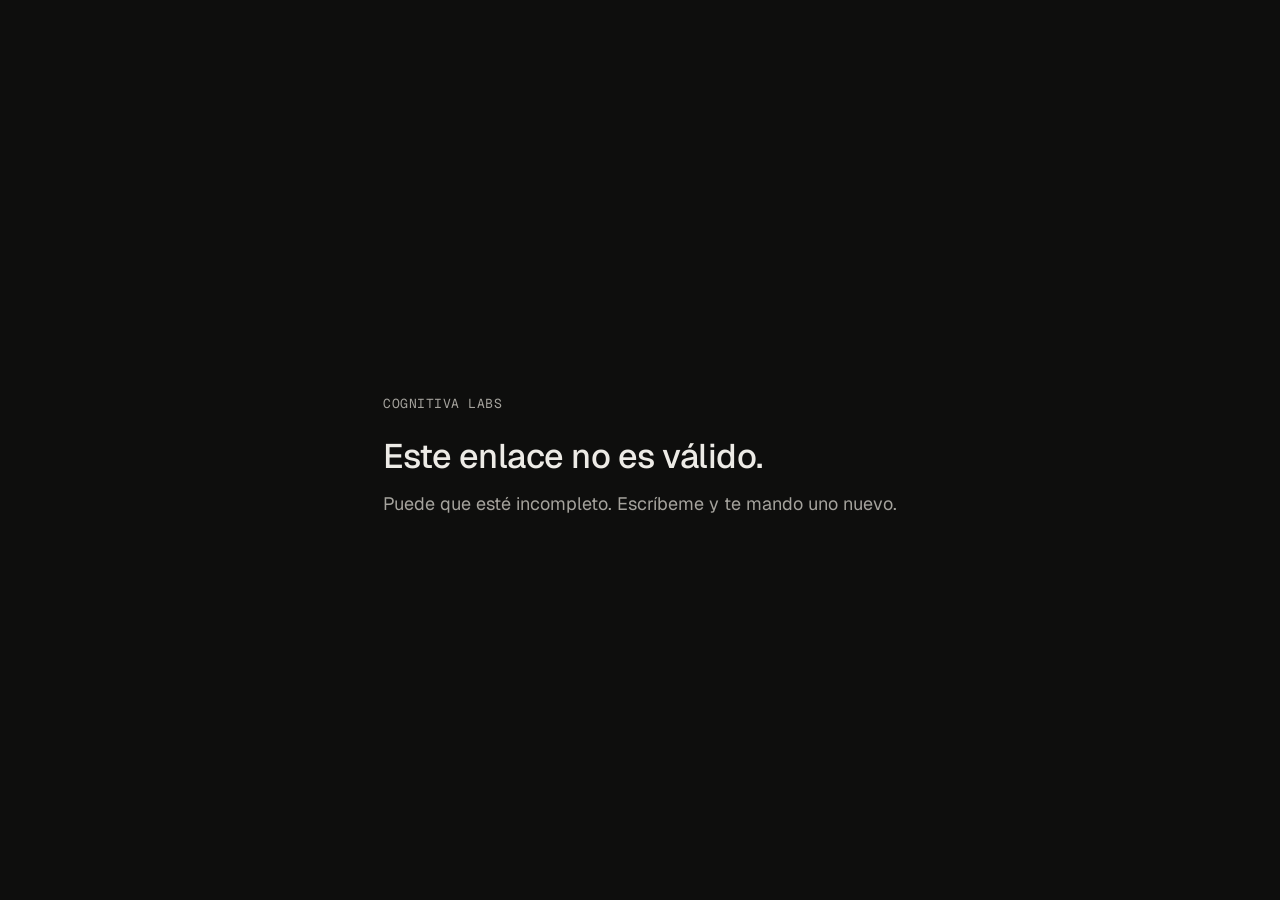
<file: v/index.html>
<!doctype html>
<html lang="es">
<head>
  <meta charset="utf-8">
  <meta name="viewport" content="width=device-width, initial-scale=1">
  <meta name="robots" content="noindex, nofollow, noarchive">
  <meta name="referrer" content="no-referrer">
  <title>Cognitiva Labs</title>
  <link rel="icon" href="../assets/favicon.svg">
  <link rel="preconnect" href="https://fonts.googleapis.com">
  <link rel="preconnect" href="https://fonts.gstatic.com" crossorigin>
  <link rel="stylesheet" href="https://fonts.googleapis.com/css2?family=Geist:wght@400;500&family=Geist+Mono:wght@400&display=swap">
  <style>
    :root { --bg: #F7F6F3; --ink: #111110; --muted: #5C5B57; --faint: #8F8D87; --rule: #E4E2DC; --night: #0E0E0D; --night-ink: #EDEBE6; --night-muted: #A5A39D; }
    * { box-sizing: border-box; margin: 0; padding: 0; }
    html, body { height: 100%; }
    body { background: var(--night); color: var(--night-ink); font-family: 'Geist', ui-sans-serif, system-ui, sans-serif; -webkit-font-smoothing: antialiased; overflow: hidden;
           -webkit-user-select: none; user-select: none; -webkit-touch-callout: none; }
    #deck { position: fixed; inset: 0; display: none; }
    #deck canvas { position: absolute; left: 50%; top: 50%; transform: translate(-50%, -50%); box-shadow: 0 20px 60px rgba(0,0,0,.45); background: var(--bg); }
    .bar { position: fixed; left: 0; right: 0; bottom: 0; display: flex; justify-content: space-between; align-items: center; padding: 10px 18px; font: 13px/1 'Geist Mono', ui-monospace, monospace; color: var(--night-muted); }
    .bar button { all: unset; cursor: pointer; padding: 6px 10px; color: var(--night-ink); }
    .bar button:disabled { opacity: .3; cursor: default; }
    .msg { position: fixed; inset: 0; display: flex; align-items: center; justify-content: center; padding: 24px; }
    .msg .box { max-width: 560px; }
    .msg h1 { font-size: 34px; font-weight: 500; letter-spacing: -0.5px; line-height: 1.2; }
    .msg p { margin-top: 14px; font-size: 18px; line-height: 1.5; color: var(--night-muted); }
    .msg .brand { font: 13px/1 'Geist Mono', ui-monospace, monospace; color: var(--night-muted); margin-bottom: 26px; letter-spacing: .5px; }
    .hide { display: none !important; }
    @media print { body * { display: none !important; } body::after { content: "Este documento no se puede imprimir."; display: block; padding: 40px; font: 20px sans-serif; color: #000; } }
  </style>
</head>
<body>
  <div id="deck" aria-label="Cognitiva Labs">
    <canvas id="c"></canvas>
    <div class="bar"><span id="who"></span><span><button id="prev" aria-label="Anterior">←</button><span id="count"></span><button id="next" aria-label="Siguiente">→</button></span></div>
  </div>
  <div class="msg" id="msg"><div class="box"><p class="brand">COGNITIVA LABS</p><h1 id="mt">Cargando…</h1><p id="mp"></p></div></div>

  <script>
  (() => {
    /* Filled in by tools/deck_links.py build. Everything here is public: the deck key only
     * travels inside each personal, signed link (in the #fragment, never sent to a server). */
    const PUBKEY = {"kty": "EC", "crv": "P-256", "x": "sSGDjFfQDp6z9-BNcjc7OvkVyn9sa-8Ur09ffyXhSyY", "y": "PMq_5-aH3HGDYTI-O_a1qWkOkAIXH80Wugos8UjLtpo", "ext": true};
    const WEBHOOK = "https://oxygen-agent.com/api/webhooks/tables/1efa4209-8c90-4d6e-abeb-bebf51418f58/tw_QU_2WU3RzXJMws9bEZCX8h9E";
    const SLIDES = {"es": 9, "en": 9};

    const T = {
      es: { loading: 'Cargando…', bad: 'Este enlace no es válido.', badp: 'Puede que esté incompleto. Escríbeme y te mando uno nuevo.',
            exp: 'Este enlace ha caducado.', expp: 'Por privacidad, cada enlace dura unas horas desde que se abre. Si quieres volver a verlo, escríbeme y te mando uno nuevo.',
            err: 'No se ha podido cargar la presentación.', errp: 'Prueba a recargar la página en unos segundos.', print: 'Este documento no se puede imprimir.' },
      en: { loading: 'Loading…', bad: 'This link is not valid.', badp: 'It may be incomplete. Message me and I will send you a new one.',
            exp: 'This link has expired.', expp: 'For privacy, each link lasts a few hours from first opening. If you would like to see it again, message me and I will send a new one.',
            err: 'The presentation could not be loaded.', errp: 'Try reloading the page in a few seconds.', print: 'This document cannot be printed.' }
    };
    const $ = id => document.getElementById(id);
    const b64d = s => { s = s.replace(/-/g, '+').replace(/_/g, '/'); while (s.length % 4) s += '='; const b = atob(s); const u = new Uint8Array(b.length); for (let i = 0; i < b.length; i++) u[i] = b.charCodeAt(i); return u; };
    const now = () => Date.now() / 1000;
    let P = null, t = T.es;

    /* ---- events to the OXYGEN Deck views table (plain text JSON: no CORS preflight) ---- */
    const send = (event, extra = {}, beacon = false) => {
      if (!P) return;
      const body = JSON.stringify(Object.assign({
        event, link_id: P.i, row_id: P.r, name: P.n, company: P.c, lang: P.l,
        user_agent: navigator.userAgent.slice(0, 180), ts: new Date().toISOString(),
        nonce: Math.random().toString(36).slice(2, 10)
      }, extra));
      try {
        if (beacon && navigator.sendBeacon) { navigator.sendBeacon(WEBHOOK, new Blob([body], { type: 'text/plain' })); return; }
        fetch(WEBHOOK, { method: 'POST', body, headers: { 'Content-Type': 'text/plain' }, keepalive: true, mode: 'no-cors' }).catch(() => {});
      } catch (e) { /* tracking never breaks viewing */ }
    };

    const show = (title, text) => { $('deck').style.display = 'none'; $('msg').classList.remove('hide'); $('mt').textContent = title; $('mp').textContent = text || ''; };
    const expire = reason => { bitmaps.length = 0; show(t.exp, t.expp); send('expired', { reason }); };

    /* ---- view-only: no context menu, drag, selection, save or print shortcuts ---- */
    ['contextmenu', 'dragstart', 'selectstart', 'copy', 'cut'].forEach(ev => addEventListener(ev, e => e.preventDefault()));
    addEventListener('keydown', e => {
      const k = (e.key || '').toLowerCase();
      if ((e.ctrlKey || e.metaKey) && ['s', 'p', 'c', 'u', 'a'].includes(k)) { e.preventDefault(); e.stopPropagation(); }
      if (k === 'f12' || ((e.ctrlKey || e.metaKey) && e.shiftKey && ['i', 'j', 'c'].includes(k))) { e.preventDefault(); e.stopPropagation(); }
      if (k === 'printscreen') { e.preventDefault(); }
    }, true);
    addEventListener('beforeprint', () => send('print_attempt'));

    /* ---- slides ---- */
    const bitmaps = []; let i = 0, shownAt = Date.now();
    const cv = $('c'), cx = cv.getContext('2d');
    const draw = () => {
      const bm = bitmaps[i]; if (!bm) return;
      const dpr = Math.min(window.devicePixelRatio || 1, 2);
      const W = innerWidth - 32, H = innerHeight - 64;
      const s = Math.min(W / bm.width, H / bm.height);
      const w = Math.round(bm.width * s), h = Math.round(bm.height * s);
      cv.style.width = w + 'px'; cv.style.height = h + 'px';
      cv.width = Math.round(w * dpr); cv.height = Math.round(h * dpr);
      cx.setTransform(dpr, 0, 0, dpr, 0, 0);
      cx.drawImage(bm, 0, 0, w, h);
      $('count').textContent = ` ${i + 1} / ${bitmaps.length} `;
      $('prev').disabled = i === 0; $('next').disabled = i === bitmaps.length - 1;
    };
    const go = n => {
      n = Math.max(0, Math.min(bitmaps.length - 1, n)); if (n === i) return;
      const secs = Math.round((Date.now() - shownAt) / 1000);
      if (secs >= 1) send('slide', { slide: i + 1, seconds: secs });
      i = n; shownAt = Date.now(); draw();
    };
    $('prev').onclick = e => { e.stopPropagation(); go(i - 1); };
    $('next').onclick = e => { e.stopPropagation(); go(i + 1); };
    addEventListener('keydown', e => {
      if (['ArrowRight', 'ArrowDown', ' ', 'PageDown'].includes(e.key)) { e.preventDefault(); go(i + 1); }
      else if (['ArrowLeft', 'ArrowUp', 'PageUp'].includes(e.key)) { e.preventDefault(); go(i - 1); }
    });
    cv.addEventListener('click', e => { const r = cv.getBoundingClientRect(); go(i + (e.clientX - r.left < r.width / 3 ? -1 : 1)); });
    let tx = null;
    addEventListener('touchstart', e => { tx = e.touches[0].clientX; }, { passive: true });
    addEventListener('touchend', e => { if (tx === null) return; const dx = e.changedTouches[0].clientX - tx; if (Math.abs(dx) > 40) go(i + (dx < 0 ? 1 : -1)); tx = null; });
    addEventListener('resize', draw);
    const leave = () => { const secs = Math.round((Date.now() - shownAt) / 1000); if (P && bitmaps.length && secs >= 1) send('slide', { slide: i + 1, seconds: secs }, true); shownAt = Date.now(); };
    addEventListener('pagehide', leave);
    document.addEventListener('visibilitychange', () => { if (document.visibilityState === 'hidden') leave(); else shownAt = Date.now(); });

    /* a different link opened in the same tab only changes the #fragment: start over */
    addEventListener('hashchange', () => { if (location.hash.length > 1) location.reload(); });

    /* ---- open: verify the link, check expiry, decrypt, show ---- */
    (async () => {
      try {
        let frag = location.hash.slice(1);
        try { if (frag) sessionStorage.setItem('cl_tok', frag); else frag = sessionStorage.getItem('cl_tok') || ''; } catch (e) { /* no storage */ }
        const [pb, sb] = frag.split('.');
        if (!pb || !sb) return show(T.es.bad, T.es.badp);
        const key = await crypto.subtle.importKey('jwk', PUBKEY, { name: 'ECDSA', namedCurve: 'P-256' }, false, ['verify']);
        const payloadBytes = b64d(pb);
        const ok = await crypto.subtle.verify({ name: 'ECDSA', hash: 'SHA-256' }, key, b64d(sb), payloadBytes);
        if (!ok) return show(T.es.bad, T.es.badp);
        P = JSON.parse(new TextDecoder().decode(payloadBytes));
        t = T[P.l] || T.es; document.documentElement.lang = P.l; $('mt').textContent = t.loading;
        history.replaceState(null, '', location.pathname);   /* the token leaves the address bar */

        if (now() > P.x) return expire('hard_expiry');
        const fk = 'cl_first_' + P.i; let first = null;
        try { first = parseFloat(localStorage.getItem(fk)); if (!first) { first = now(); localStorage.setItem(fk, String(first)); } } catch (e) { first = now(); }
        if (now() - first > P.w) return expire('window');
        try {
          const rv = await (await fetch('revoked.json?t=' + Date.now(), { cache: 'no-store' })).json();
          if ((rv.revoked || []).includes(P.i)) return expire('revoked');
        } catch (e) { /* no list: carry on */ }

        const dk = await crypto.subtle.importKey('raw', b64d(P.k), { name: 'AES-GCM' }, false, ['decrypt']);
        const n = SLIDES[P.l] || SLIDES.es; const lang = SLIDES[P.l] ? P.l : 'es';
        const bufs = await Promise.all(Array.from({ length: n }, (_, j) => fetch(`s/${lang}-${j + 1}.bin`).then(r => { if (!r.ok) throw new Error(r.status); return r.arrayBuffer(); })));
        for (const b of bufs) {
          const u = new Uint8Array(b);
          const pt = await crypto.subtle.decrypt({ name: 'AES-GCM', iv: u.slice(0, 12) }, dk, u.slice(12));
          bitmaps.push(await createImageBitmap(new Blob([pt], { type: 'image/webp' })));
        }
        P.k = null;
        $('who').textContent = `${P.n} · ${P.c}`;
        $('msg').classList.add('hide'); $('deck').style.display = 'block'; shownAt = Date.now(); draw();
        send('open', { slide: 1 });
        /* close the deck when the window runs out, even if the page stays open */
        const left = (first + P.w - now()) * 1000;
        setTimeout(() => { leave(); expire('window'); }, Math.max(0, Math.min(left, P.x * 1000 - Date.now(), 2147483000)));
      } catch (e) {
        show(t.err, t.errp); send('error', { reason: String(e && e.message || e).slice(0, 120) });
      }
    })();
  })();
  </script>
</body>
</html>
</file>
<file: css/tokens.css>
/* tokens.css — Cognitiva Labs: paper and ink, like the logo. Geist for text, Geist Mono
 * only for small numbers. No accent colour: the logo's dots are the one motif.
 * Dark mode follows the system. */
:root {
  --bg:          #F7F6F3;
  --surface:     #FFFFFF;
  --ink:         #111110;
  --muted:       #5C5B57;  /* 6.6:1 on --bg */
  --faint:       #8F8D87;  /* decoration and small numbers only */
  --rule:        #E4E2DC;
  --rule-strong: #CBC8BF;
  --mark:        #D9D6CD;  /* the large mark on the home page */
  --select:      #E6E3DA;

  --font: 'Geist', ui-sans-serif, system-ui, -apple-system, 'Segoe UI', Roboto, sans-serif;
  --mono: 'Geist Mono', ui-monospace, SFMono-Regular, Menlo, monospace;
  --fs-xs: 0.75rem;   /* 12 */
  --fs-sm: 0.875rem;  /* 14 */
  --fs-md: 1rem;      /* 16 body */
  --fs-lg: 1.1875rem; /* 19 lede */
  --fs-xl: 1.75rem;   /* 28 section titles */
  --fs-hero: clamp(2.25rem, 1.2rem + 3vw, 4rem);
  --lh: 1.6;
  --lh-tight: 1.15;

  --s1: 4px; --s2: 8px; --s3: 12px; --s4: 16px; --s5: 24px; --s6: 32px; --s7: 48px; --s8: 64px;
  --top-h: 76px;
  --foot-h: 48px;
  --page: 1200px;
  --measure: 62ch;
  --radius: 999px;     /* buttons are pills, like the logo's dots */

  --dur: 180ms;
  --ease: cubic-bezier(0.2, 0.7, 0.2, 1);
}

@media (prefers-color-scheme: dark) {
  :root {
    --bg:          #0E0E0D;
    --surface:     #161615;
    --ink:         #EDEBE6;
    --muted:       #A5A39D;
    --faint:       #74726D;
    --rule:        #262523;
    --rule-strong: #3B3A37;
    --mark:        #2A2927;
    --select:      #33312D;
  }
}

@media (prefers-reduced-motion: reduce) {
  :root { --dur: 1ms; }
}
</file>
<file: css/site.css>
/* site.css — one section at a time on one screen: the logo and six words at the top, the
 * section, a quiet footer. Nothing to scroll down on a laptop. Phones stack it and the
 * page scrolls, still one section at a time. */

*, *::before, *::after { box-sizing: border-box; }
html { -webkit-text-size-adjust: 100%; }
body {
  margin: 0;
  background: var(--bg);
  color: var(--ink);
  font: 400 var(--fs-md)/var(--lh) var(--font);
  -webkit-font-smoothing: antialiased;
  text-rendering: optimizeLegibility;
}
::selection { background: var(--select); }
h1, h2, p, ul, ol, dl, dd { margin: 0; }
ul, ol { padding: 0; list-style: none; }
a { color: inherit; text-decoration: none; }
:focus-visible { outline: 2px solid var(--ink); outline-offset: 3px; border-radius: 4px; }
.skip { position: absolute; left: -9999px; top: 8px; z-index: 10; padding: var(--s2) var(--s3); background: var(--ink); color: var(--bg); }
.skip:focus { left: 8px; }

/* ---------- frame ---------- */
.top, .panes > .pane, .foot { width: 100%; max-width: var(--page); margin: 0 auto; padding-left: var(--s7); padding-right: var(--s7); }
@media (min-width: 900px) {
  body { height: 100vh; height: 100dvh; display: grid; grid-template-rows: var(--top-h) minmax(0, 1fr) var(--foot-h); overflow: hidden; }
  .panes { overflow-y: auto; overscroll-behavior: contain; }
}

.top { display: flex; align-items: center; justify-content: space-between; gap: var(--s6); }
.logo { display: inline-flex; color: var(--ink); }
.logo svg { height: 24px; width: auto; display: block; }
.nav { display: flex; gap: var(--s6); font-size: var(--fs-sm); }
.nav a { position: relative; color: var(--muted); padding: var(--s2) 0; transition: color var(--dur) var(--ease); }
.nav a:hover { color: var(--ink); }
.nav a[aria-current] { color: var(--ink); }
.nav a[aria-current]::after { content: ''; position: absolute; left: 50%; bottom: -2px; width: 5px; height: 5px; margin-left: -2.5px; border-radius: 50%; background: var(--ink); }

/* the language: the current one in ink, the other a quiet link */
.nav { margin-left: auto; }
.lang { display: flex; gap: var(--s2); padding-left: var(--s5); border-left: 1px solid var(--rule-strong); font-size: var(--fs-xs); font-weight: 500; letter-spacing: 0.04em; line-height: 1; }
.lang a { color: var(--faint); transition: color var(--dur) var(--ease); }
.lang a:hover { color: var(--ink); }

.foot { display: flex; align-items: center; justify-content: space-between; font-size: var(--fs-xs); color: var(--faint); }

/* ---------- sections ---------- */
.panes { outline: none; }
.pane { padding-top: var(--s7); padding-bottom: var(--s7); }
html.js .pane { display: none; }
html.js .pane.on { display: block; animation: fade 320ms var(--ease); }
html:not(.js) .pane { display: none; }
html:not(.js) .pane:target, html:not(.js) .panes:not(:has(.pane:target)) #about { display: block; }
@keyframes fade { from { opacity: 0; transform: translateY(6px); } }

.pane h1 { font-size: var(--fs-xl); font-weight: 500; line-height: var(--lh-tight); letter-spacing: -0.02em; }
.pane h1[tabindex]:focus { outline: none; } /* focused on arrival, for screen readers */
.lede { margin-top: var(--s4); max-width: var(--measure); font-size: var(--fs-lg); line-height: 1.5; color: var(--muted); }

.btn { display: inline-flex; align-items: center; height: 44px; padding: 0 var(--s5); border: 1px solid var(--ink); border-radius: var(--radius); background: var(--ink); color: var(--bg); font: 500 var(--fs-sm)/1 var(--font); cursor: pointer; transition: opacity var(--dur) var(--ease); }
.btn:hover { opacity: 0.85; }
.link { font-size: var(--fs-sm); font-weight: 500; border-bottom: 1px solid var(--rule-strong); padding-bottom: 1px; transition: border-color var(--dur) var(--ease); }
.link:hover { border-color: var(--ink); }

/* ---------- about ---------- */
.home { display: grid; grid-template-columns: minmax(0, 1.4fr) minmax(0, 0.6fr); gap: var(--s7); align-items: center; min-height: 100%; }
html.js .home.on { display: grid; }
.pane h1.hero { font-size: var(--fs-hero); font-weight: 500; letter-spacing: -0.035em; line-height: 1.04; max-width: 14ch; }
.home .lede { margin-top: var(--s5); }
.vision { margin-top: var(--s5); max-width: var(--measure); color: var(--muted); }
.actions { margin-top: var(--s6); display: flex; align-items: center; gap: var(--s5); flex-wrap: wrap; }
.clients { margin-top: var(--s7); max-width: var(--measure); font-size: var(--fs-sm); color: var(--faint); }
.home-mark { justify-self: end; width: min(100%, 300px); color: var(--mark); }
.home-mark svg { width: 100%; height: auto; display: block; animation: turn 90s linear infinite; }
@keyframes turn { to { transform: rotate(360deg); } }
@media (prefers-reduced-motion: reduce) { .home-mark svg { animation: none; } }

/* ---------- services ---------- */
.caps { display: grid; grid-template-columns: repeat(4, minmax(0, 1fr)); gap: var(--s6); margin-top: var(--s7); }
.cap { border-top: 1px solid var(--rule-strong); padding-top: var(--s4); }
.cap-ic { display: block; width: 24px; height: 24px; color: var(--ink); }
.cap-n { font: 500 var(--fs-xs)/1 var(--mono); color: var(--faint); margin-top: var(--s3); }
.cap h2 { font-size: var(--fs-md); font-weight: 600; margin-top: var(--s2); }
.cap ul { margin-top: var(--s4); display: grid; gap: var(--s3); }
.cap li { display: flex; flex-direction: column; font-size: var(--fs-sm); line-height: 1.4; }
.cap li b { font-weight: 500; }
.cap li span { color: var(--muted); }
.cap-more { display: flex; gap: var(--s4); align-items: baseline; margin-top: var(--s6); padding-top: var(--s4); border-top: 1px solid var(--rule); font-size: var(--fs-sm); line-height: 1.5; color: var(--muted); }
.cap-more b { flex: none; font-weight: 600; color: var(--ink); }

/* ---------- process: four steps on a line, a dot each ---------- */
.steps { display: grid; grid-template-columns: repeat(4, minmax(0, 1fr)); gap: var(--s6); margin-top: var(--s7); }
.step { position: relative; padding-top: var(--s5); border-top: 1px solid var(--rule-strong); }
.step::before { content: ''; position: absolute; top: -6px; left: 0; width: 11px; height: 11px; border-radius: 50%; background: var(--ink); }
.step-n { font: 500 var(--fs-xs)/1 var(--mono); color: var(--faint); margin-bottom: var(--s3); }
.step h2 { font-size: var(--fs-md); font-weight: 600; }
.step-d { font-size: var(--fs-sm); color: var(--faint); margin-top: 2px; }
.step ul { margin-top: var(--s4); display: grid; gap: var(--s3); font-size: var(--fs-sm); color: var(--muted); line-height: 1.55; }

/* ---------- work: four photos to a row, the first project twice as wide. The photos
 * are in grey until pointed at; the project pages show them in colour. ---------- */
.projects { --gap: var(--s5); --ratio: 1.5; container-type: inline-size; display: grid; grid-template-columns: repeat(4, minmax(0, 1fr)); gap: var(--s6) var(--gap); margin-top: var(--s7); }
.projects .wide { grid-column: span 2; }
.projects a { display: flex; flex-direction: column; }
.projects img { display: block; width: 100%; height: calc((100cqw - 3 * var(--gap)) / 4 / var(--ratio)); object-fit: cover; margin-bottom: var(--s3); border-radius: 2px; background: var(--rule); filter: grayscale(1); transition: filter calc(var(--dur) * 2) var(--ease); }
.projects a:hover img, .projects a:focus-visible img { filter: none; }
@media (hover: none) { .projects img { filter: none; } }
.projects .s { font-size: var(--fs-xs); color: var(--faint); }
.projects .t { margin-top: 2px; font-weight: 500; line-height: 1.35; letter-spacing: -0.01em; }

.back { font-size: var(--fs-sm); color: var(--faint); margin-bottom: var(--s4); }
.back a { color: var(--muted); border-bottom: 1px solid var(--rule-strong); }
.back a:hover { color: var(--ink); border-color: var(--ink); }
.case .lede { color: var(--ink); }
/* the photo stands beside the title and summary, as tall as they are */
.case-head { display: grid; grid-template-columns: minmax(0, 1fr) minmax(0, 0.62fr); gap: var(--s7); }
.case-head + .case-body { margin-top: var(--s6); }
.case-photo { margin: 0; display: flex; flex-direction: column; }
.case-photo img { flex: 1 1 0; height: 0; min-height: 260px; width: 100%; object-fit: cover; border-radius: 2px; background: var(--rule); }
.case-photo figcaption { margin-top: var(--s2); font-size: var(--fs-xs); color: var(--faint); }
.case-photo figcaption a:hover { color: var(--muted); }
.case-body { display: grid; grid-template-columns: repeat(2, minmax(0, 1fr)); gap: var(--s7); margin-top: var(--s7); }
.case-body h2 { font-size: var(--fs-sm); font-weight: 600; margin-bottom: var(--s2); }
.case-body p { color: var(--muted); max-width: var(--measure); }
.stack { margin-top: var(--s6); font-size: var(--fs-sm); color: var(--faint); }
.case-nav { margin-top: var(--s6); display: flex; justify-content: space-between; gap: var(--s5); border-top: 1px solid var(--rule); padding-top: var(--s4); font-size: var(--fs-sm); }
.case-nav a { color: var(--muted); max-width: 45%; transition: color var(--dur) var(--ease); }
.case-nav a:hover { color: var(--ink); }
.case-nav .next { margin-left: auto; text-align: right; }

/* ---------- team ---------- */
.people { display: grid; grid-template-columns: repeat(3, minmax(0, 1fr)); gap: var(--s6); margin-top: var(--s7); }
.person { display: flex; flex-direction: column; align-items: flex-start; }
/* portraits come from tools/portrait.py, so every face has the same framing and tone */
.portrait { display: block; width: 88px; height: 88px; border-radius: 50%; object-fit: cover; background: var(--rule); margin-bottom: var(--s4); }
.person h2 { font-size: var(--fs-md); font-weight: 600; }
.person .role { font-size: var(--fs-sm); color: var(--faint); margin-top: 2px; }
.person .bio { font-size: var(--fs-sm); color: var(--muted); margin-top: var(--s3); line-height: 1.55; flex: 1; }
.person .link { margin-top: var(--s4); }

/* ---------- contact ---------- */
.contact { display: grid; grid-template-columns: minmax(0, 0.8fr) minmax(0, 1.2fr); gap: var(--s8); margin-top: var(--s7); align-items: start; }
.details { display: grid; gap: var(--s5); }
.details dt { font-size: var(--fs-xs); color: var(--faint); margin-bottom: var(--s1); }
.details dd { font-size: var(--fs-md); }
.form { display: grid; gap: var(--s4); max-width: 560px; }
.form .row { display: grid; grid-template-columns: 1fr 1fr; gap: var(--s4); }
.form label { display: grid; gap: 6px; font-size: var(--fs-xs); color: var(--muted); }
.form input, .form textarea { width: 100%; padding: 10px 0; border: 0; border-bottom: 1px solid var(--rule-strong); border-radius: 0; background: transparent; color: var(--ink); font: 400 var(--fs-md)/1.4 var(--font); transition: border-color var(--dur) var(--ease); }
.form textarea { resize: vertical; min-height: 96px; }
.form input:focus, .form textarea:focus { outline: none; border-color: var(--ink); }
.form ::placeholder { color: var(--faint); }
.form [aria-invalid="true"], .form [aria-invalid="true"]:focus { border-color: #B42318; }
.form-foot { display: flex; align-items: center; gap: var(--s4); flex-wrap: wrap; margin-top: var(--s2); }
.hint { font-size: var(--fs-xs); color: var(--faint); }
.hint.err { color: #B42318; }
@media (prefers-color-scheme: dark) {
  .form [aria-invalid="true"], .form [aria-invalid="true"]:focus { border-color: #F97066; }
  .hint.err { color: #F97066; }
}

/* ---------- mid widths ---------- */
@media (min-width: 900px) and (max-width: 1199px) {
  .steps { grid-template-columns: repeat(2, minmax(0, 1fr)); row-gap: var(--s7); }
  .caps { gap: var(--s5); }
  .people { gap: var(--s5); } /* three cards in a row still: two rows of portraits would not fit */
  .home { grid-template-columns: minmax(0, 1fr) minmax(0, 0.45fr); }
}

/* ---------- short laptop screens: a little tighter ---------- */
@media (min-width: 900px) and (max-height: 820px) {
  :root { --top-h: 64px; }
  .pane { padding-top: var(--s6); padding-bottom: var(--s6); }
  .caps, .steps, .people, .case-body, .contact, .projects { margin-top: var(--s6); }
  .cap ul { gap: var(--s2); }
  .cap-more { margin-top: var(--s5); }
  .clients { margin-top: var(--s6); }
  .projects { --ratio: 1.8; row-gap: var(--s5); }
  .case-head + .case-body { margin-top: var(--s5); }
  .case-photo img { min-height: 210px; }
  .case-nav { margin-top: var(--s6); }
}

/* ---------- phones: stacked, the page scrolls ---------- */
@media (max-width: 899px) {
  .top, .panes > .pane, .foot { padding-left: var(--s5); padding-right: var(--s5); }
  .top { flex-direction: column; align-items: flex-start; gap: var(--s3); padding-top: var(--s5); position: sticky; top: 0; z-index: 2; background: var(--bg); border-bottom: 1px solid var(--rule); padding-bottom: 0; }
  .nav { width: 100%; justify-content: space-between; gap: var(--s2); padding-bottom: var(--s2); font-size: 0.8125rem; }
  .nav a { white-space: nowrap; }
  .lang { position: absolute; top: var(--s5); right: var(--s5); height: 24px; align-items: center; padding-left: 0; border: 0; }
  .pane { scroll-margin-top: 120px; }
  .nav a[href="#about"] { display: none; } /* the logo goes home */
  .home, html.js .home.on { display: block; }
  .home-mark { display: none; }
  .steps, .people, .case-body, .contact { grid-template-columns: minmax(0, 1fr); gap: var(--s6); }
  .caps { grid-template-columns: repeat(2, minmax(0, 1fr)); gap: var(--s6) var(--s5); }
  .cap-more { flex-direction: column; gap: var(--s1); }
  .projects { grid-template-columns: minmax(0, 1fr); gap: 0; border-top: 1px solid var(--rule); }
  .projects .wide { grid-column: auto; }
  .projects a { display: grid; grid-template-columns: 104px minmax(0, 1fr); grid-template-rows: auto auto; align-content: center; column-gap: var(--s4); padding: var(--s3) 0; border-bottom: 1px solid var(--rule); }
  .projects img { grid-row: 1 / span 2; width: 104px; height: 70px; margin: 0; }
  .projects .s { align-self: end; }
  .projects .t { align-self: start; }
  .case-head { display: block; }
  .case-photo { margin-top: var(--s5); }
  .case-photo img { flex: none; height: auto; min-height: 0; aspect-ratio: 3 / 2; }
  .form .row { grid-template-columns: minmax(0, 1fr); }
  .foot { padding-top: var(--s5); padding-bottom: var(--s5); }
}

/* the narrowest phones: the Spanish menu needs a little less */
@media (max-width: 359px) {
  .nav { gap: var(--s1); font-size: 0.75rem; }
}

@media print {
  body { height: auto; overflow: visible; display: block; }
  .nav, .foot, .actions, .form, .home-mark { display: none !important; }
  html.js .pane, html:not(.js) .pane { display: block !important; page-break-after: always; }
}

/* the shortest laptop screens (720 px): project pages and services a touch tighter still */
@media (min-width: 900px) and (max-height: 740px) {
  .case .lede { font-size: var(--fs-md); }
  .caps { margin-top: var(--s5); }
  .cap ul { gap: 6px; }
  .cap-more { margin-top: var(--s4); padding-top: var(--s3); }
  .projects { --ratio: 2.2; }
  .case-photo img { min-height: 160px; }
  .case-head + .case-body { margin-top: var(--s4); }
  .stack { margin-top: var(--s4); }
  .case-nav { margin-top: var(--s5); }
}

/* the narrowest phones: the services in one column */
@media (max-width: 479px) {
  .caps { grid-template-columns: minmax(0, 1fr); }
}
</file>
